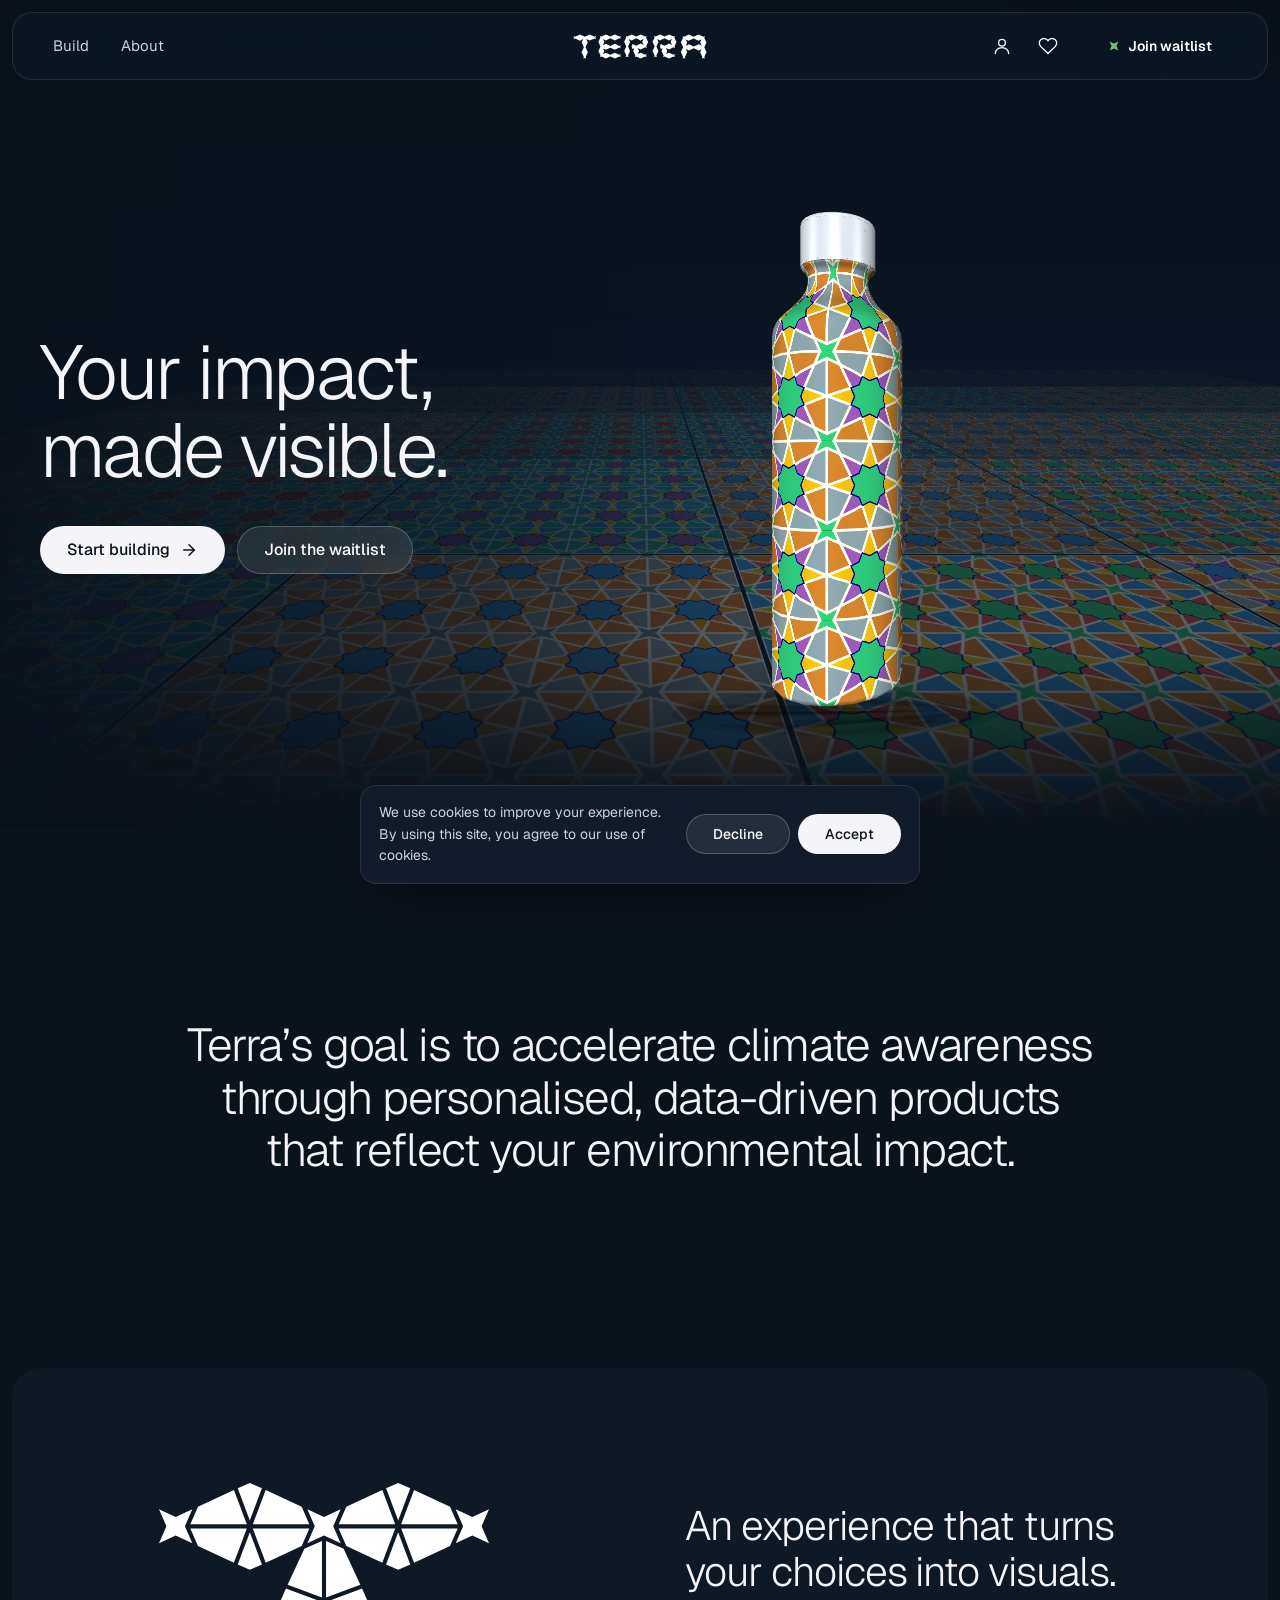
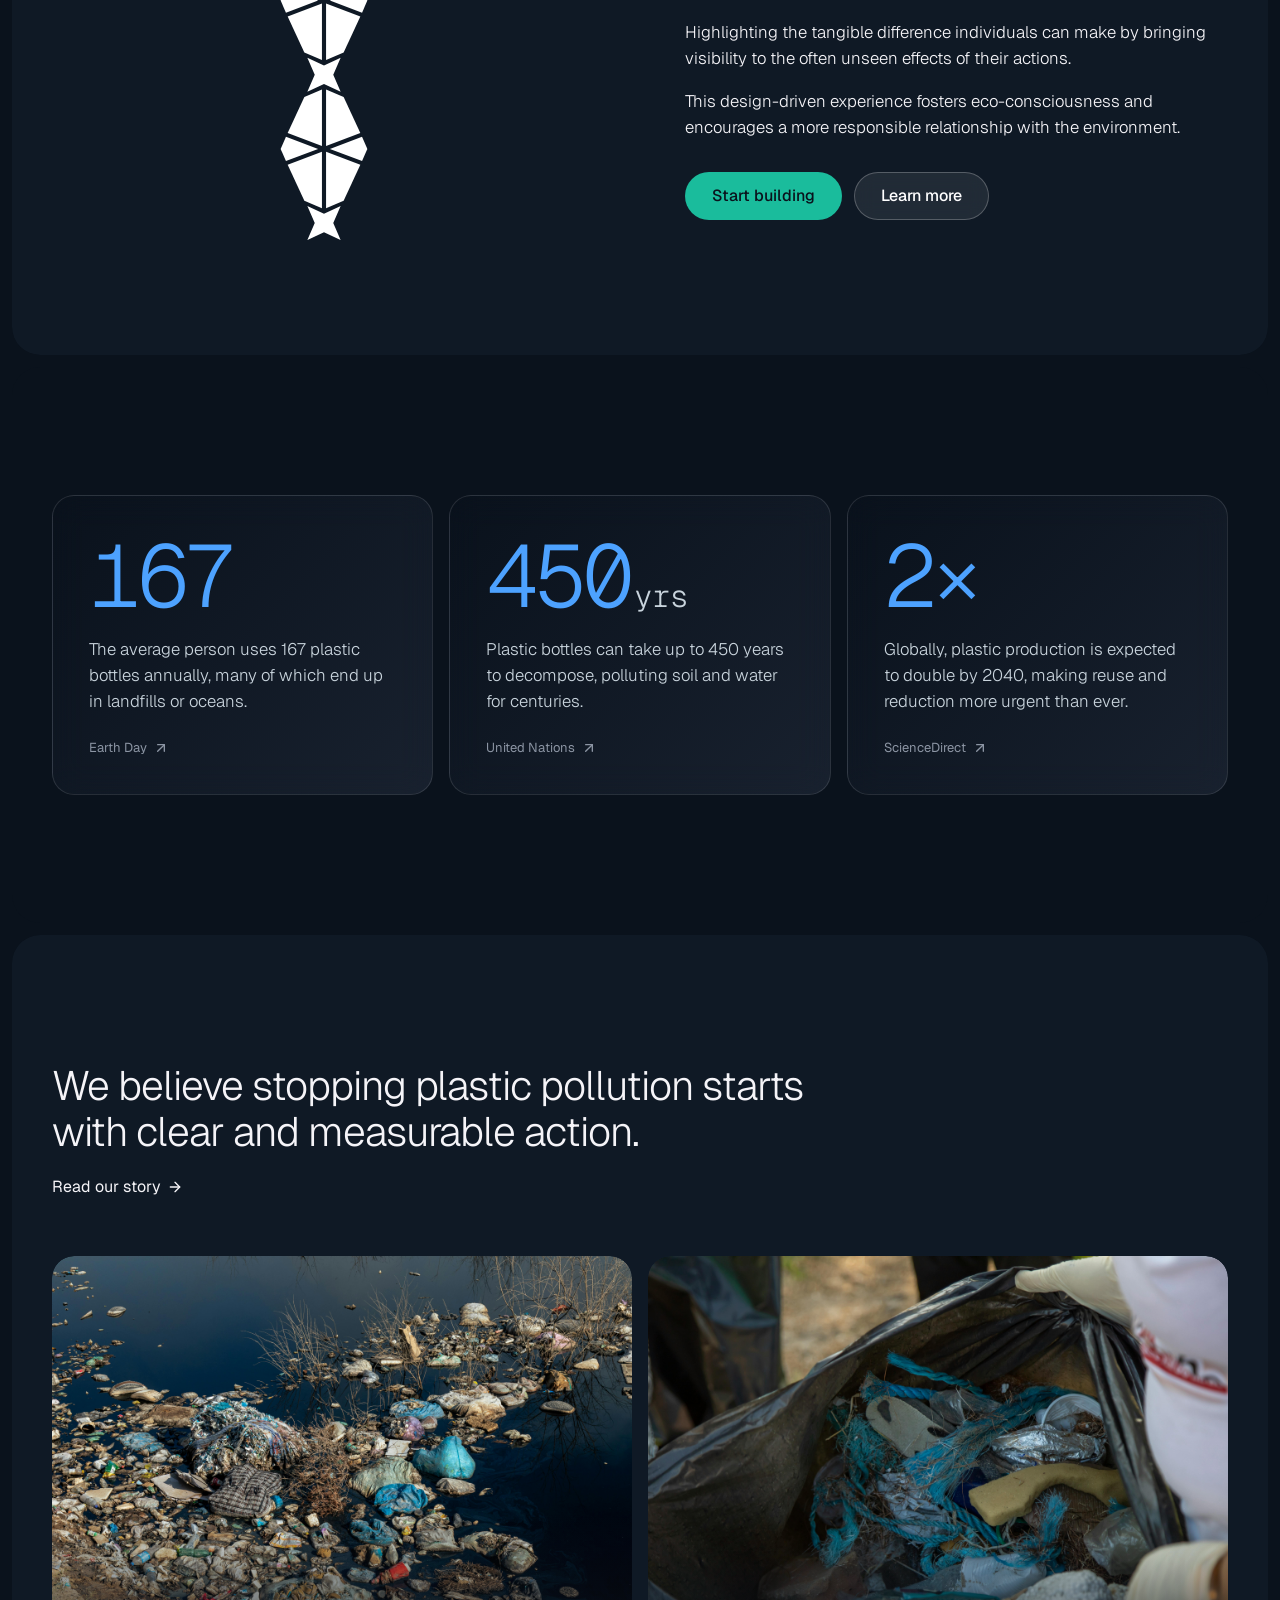
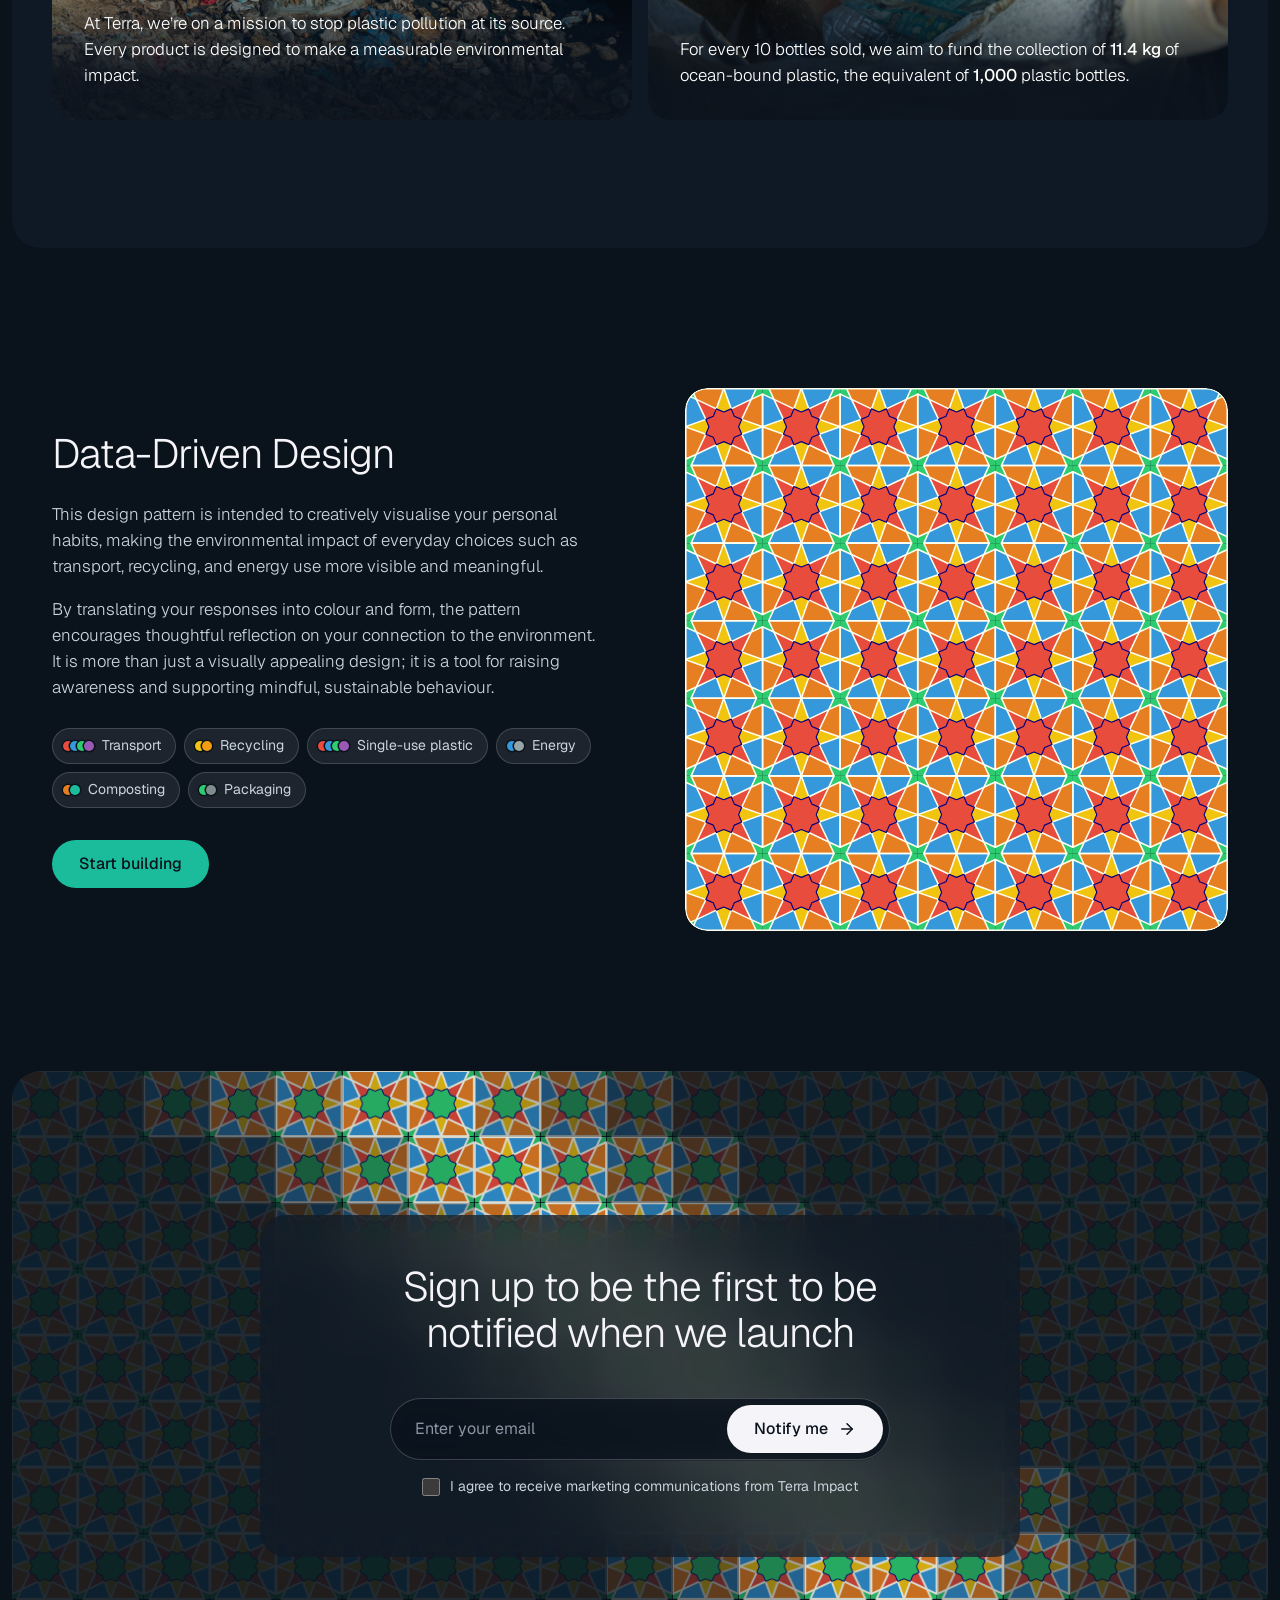
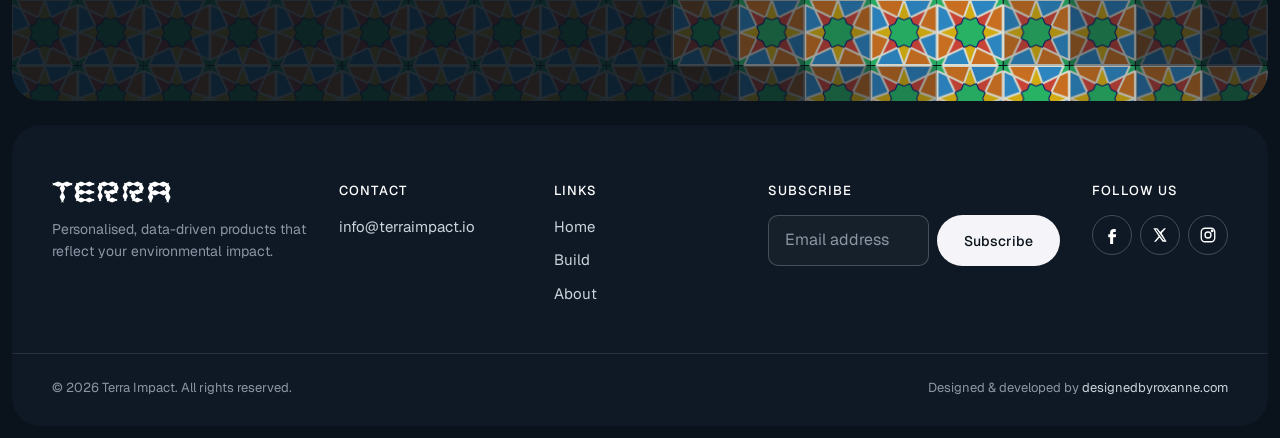
<file: index.html>
<!DOCTYPE html>
<html lang="en" data-tone="dark" data-palette="brand">
<head>
  <meta charset="UTF-8">
  <meta name="viewport" content="width=device-width, initial-scale=1, viewport-fit=cover">
  <title>Terra Impact | Personalised, data-driven bottles</title>
  <meta name="description" content="Terra turns your everyday environmental choices into a unique mosaic pattern printed on a plastic-free, reusable bottle.">
  <meta name="theme-color" content="#0A121C">
  <meta property="og:title" content="Terra Impact">
  <meta property="og:description" content="Turn your choices into visuals. Build a bottle that reflects your environmental impact.">
  <meta property="og:image" content="assets/product.jpg">
  <link rel="icon" type="image/png" sizes="16x16" href="assets/favicon-16.png">
  <link rel="icon" type="image/png" sizes="32x32" href="assets/favicon-32.png">
  <link rel="preconnect" href="https://fonts.googleapis.com">
  <link rel="preconnect" href="https://fonts.gstatic.com" crossorigin>
  <link rel="stylesheet" href="https://fonts.googleapis.com/css2?family=Geist:wght@300..700&family=Geist+Mono:wght@300..600&display=swap">
  <link rel="stylesheet" href="css/base.css">
  <link rel="stylesheet" href="css/home.css">
  <link rel="stylesheet" href="css/theme.css">
</head>
<body class="page-home">
  <a class="skip-link" href="#main">Skip to content</a>
  <header id="site-header"></header>

  <main id="main">

    <!-- ============ Hero ============ -->
    <section class="hx hx--floor hx--combo hx--hover">
      <div class="hx-media" aria-hidden="true"><img src="assets/campaign-floorsolo.jpg" alt="" fetchpriority="high"></div>
      <div class="container hx-grid">
        <div class="hx-copy"><h1 class="display" data-split>Your impact,<br>made visible.</h1><div class="btn-row">
          <a href="/generator" class="btn btn--light">Start building <svg class="icon" viewBox="0 0 24 24" width="18" height="18" fill="none" stroke="currentColor" stroke-width="2" stroke-linecap="round" stroke-linejoin="round" aria-hidden="true"><line x1="5" y1="12" x2="19" y2="12"/><polyline points="12 5 19 12 12 19"/></svg></a>
          <button type="button" class="btn btn--outline" data-open-waitlist>Join the waitlist</button>
        </div></div>
        <div class="hx-stage">
          <div id="hx-bottle" class="hx-bottle" data-mode="cycle" data-tilt="0" data-ground="1" data-size="0.8" data-ox="-0.2" data-interactive="1" aria-hidden="true"></div>
          <aside class="hx-card" aria-label="The answers behind this pattern">
            <p class="hx-card-title">This bottle says</p>
            <ul id="hx-card"></ul>
          </aside>
        </div>
      </div>
    </section>

    <!-- ============ Statement ============ -->
    <section class="statement section">
      <div class="container">
        <h2 class="statement-text reveal">Terra’s goal is to accelerate climate awareness through personalised, data-driven products that reflect your environmental impact.</h2>
      </div>
    </section>

    <!-- ============ Experience (mosaic) ============ -->
    <section class="experience section--tight" aria-labelledby="experience-title">
      <div class="container split">
        <div class="split-media reveal">
          <div id="mosaic-intro" class="mosaic-intro" role="img" aria-label="Interactive mosaic tile. Hover or tap the shapes to reveal their colours."></div>
        </div>
        <div class="split-copy reveal reveal-delay-1">
          <p class="eyebrow">The experience</p>
          <h2 id="experience-title" class="h2">An experience that turns your choices into visuals.</h2>
          <div class="prose">
            <p>Highlighting the tangible difference individuals can make by bringing visibility to the often unseen effects of their actions.</p>
            <p>This design-driven experience fosters eco-consciousness and encourages a more responsible relationship with the environment.</p>
          </div>
          <div class="btn-row">
            <a href="/generator" class="btn btn--primary">Start building</a>
            <a href="/about" class="btn btn--outline">Learn more</a>
          </div>
        </div>
      </div>
    </section>

    <!-- ============ Facts ============ -->
    <section class="facts section" aria-labelledby="facts-title">
      <div class="container">
        <h2 id="facts-title" class="sr-only">Plastic facts</h2>
        <div class="fact-grid">
          <a class="fact-card fact-card--1 reveal" href="https://www.earthday.org/fact-sheet-single-use-plastics/" target="_blank" rel="noopener noreferrer">
            <span class="fact-num" data-count="167">167</span>
            <p>The average person uses 167 plastic bottles annually, many of which end up in landfills or oceans.</p>
            <span class="fact-src">Earth Day <svg class="icon" viewBox="0 0 24 24" width="16" height="16" fill="none" stroke="currentColor" stroke-width="2" stroke-linecap="round" stroke-linejoin="round" aria-hidden="true"><line x1="7" y1="17" x2="17" y2="7"/><polyline points="7 7 17 7 17 17"/></svg></span>
          </a>
          <a class="fact-card fact-card--2 reveal reveal-delay-1" href="https://www.un.org/en/exhibits/exhibit/in-images-plastic-forever" target="_blank" rel="noopener noreferrer">
            <span class="fact-num" data-count="450">450<small>yrs</small></span>
            <p>Plastic bottles can take up to 450 years to decompose, polluting soil and water for centuries.</p>
            <span class="fact-src">United Nations <svg class="icon" viewBox="0 0 24 24" width="16" height="16" fill="none" stroke="currentColor" stroke-width="2" stroke-linecap="round" stroke-linejoin="round" aria-hidden="true"><line x1="7" y1="17" x2="17" y2="7"/><polyline points="7 7 17 7 17 17"/></svg></span>
          </a>
          <a class="fact-card fact-card--3 reveal reveal-delay-2" href="https://www.sciencedirect.com/science/article/pii/S2352550924002823" target="_blank" rel="noopener noreferrer">
            <span class="fact-num" data-count="2" data-suffix="×">2×</span>
            <p>Globally, plastic production is expected to double by 2040, making reuse and reduction more urgent than ever.</p>
            <span class="fact-src">ScienceDirect <svg class="icon" viewBox="0 0 24 24" width="16" height="16" fill="none" stroke="currentColor" stroke-width="2" stroke-linecap="round" stroke-linejoin="round" aria-hidden="true"><line x1="7" y1="17" x2="17" y2="7"/><polyline points="7 7 17 7 17 17"/></svg></span>
          </a>
        </div>
      </div>
    </section>

    <!-- ============ Mission ============ -->
    <section class="mission section" aria-labelledby="mission-title">
      <div class="container">
        <header class="section-head reveal">
          <p class="eyebrow">Our mission</p>
          <h2 id="mission-title" class="h2">We believe stopping plastic pollution starts with clear and measurable action.</h2>
          <a href="/about" class="text-link">Read our story <svg class="icon" viewBox="0 0 24 24" width="16" height="16" fill="none" stroke="currentColor" stroke-width="2" stroke-linecap="round" stroke-linejoin="round" aria-hidden="true"><line x1="5" y1="12" x2="19" y2="12"/><polyline points="12 5 19 12 12 19"/></svg></a>
        </header>
        <div class="mission-grid">
          <article class="mission-card reveal">
            <div class="mission-img"><img src="assets/plastic.jpg" alt="Plastic waste washed up on a shoreline" loading="lazy"></div>
            <p>At Terra, we’re on a mission to stop plastic pollution at its source. Every product is designed to make a measurable environmental impact.</p>
          </article>
          <article class="mission-card reveal reveal-delay-1">
            <div class="mission-img"><img src="assets/collect.jpg" alt="Volunteers collecting ocean-bound plastic" loading="lazy"></div>
            <p>For every 10 bottles sold, we aim to fund the collection of <strong>11.4&nbsp;kg</strong> of ocean-bound plastic, the equivalent of <strong>1,000</strong> plastic bottles.</p>
          </article>
        </div>
      </div>
    </section>

    <!-- ============ Data-driven design ============ -->
    <section class="datadriven section" aria-labelledby="dd-title">
      <div class="container split split--reverse">
        <div class="split-copy reveal">
          <p class="eyebrow">How it works</p>
          <h2 id="dd-title" class="h2">Data-Driven Design</h2>
          <div class="prose">
            <p>This design pattern is intended to creatively visualise your personal habits, making the environmental impact of everyday choices such as transport, recycling, and energy use more visible and meaningful.</p>
            <p>By translating your responses into colour and form, the pattern encourages thoughtful reflection on your connection to the environment. It is more than just a visually appealing design; it is a tool for raising awareness and supporting mindful, sustainable behaviour.</p>
          </div>
          <ul class="dd-legend" id="dd-legend" aria-label="Pattern key. Select a question to highlight its shapes."></ul>
          <div class="btn-row">
            <a href="/generator" class="btn btn--primary">Start building</a>
          </div>
        </div>
        <div class="split-media reveal reveal-delay-1">
          <div class="dd-stage">
            <div id="datapattern-canvas" class="dd-canvas" role="img" aria-label="Mosaic pattern explaining which shape represents which question"></div>
            <div class="dd-tooltip" id="dd-tooltip" hidden></div>
          </div>
        </div>
      </div>
    </section>

    <!-- ============ Waitlist band ============ -->
    <section class="waitlist-band" aria-labelledby="wl-title">
      <div id="spinbot" class="spinbot" aria-hidden="true"></div>
      <div class="container waitlist-inner reveal">
        <p class="eyebrow">Be first in line</p>
        <h2 id="wl-title" class="h2">Sign up to be the first to be notified when we launch</h2>
        <div class="waitlist-form-wrap">
          <form name="waitlist" method="POST" data-netlify="true" netlify-honeypot="bot-field" data-ajax class="waitlist-form">
            <input type="hidden" name="form-name" value="waitlist">
            <p hidden><label>Don’t fill this out: <input name="bot-field"></label></p>
            <div class="inline-form inline-form--lg">
              <label class="sr-only" for="band-email">Email address</label>
              <input id="band-email" type="email" name="email" placeholder="Enter your email" autocomplete="email" required>
              <button type="submit" class="btn btn--light">Notify me <svg class="icon" viewBox="0 0 24 24" width="18" height="18" fill="none" stroke="currentColor" stroke-width="2" stroke-linecap="round" stroke-linejoin="round" aria-hidden="true"><line x1="5" y1="12" x2="19" y2="12"/><polyline points="12 5 19 12 12 19"/></svg></button>
            </div>
            <label class="check check--center">
              <input type="checkbox" name="marketingConsent" value="yes">
              <span>I agree to receive marketing communications from Terra Impact</span>
            </label>
          </form>
          <p class="form-msg form-msg--success" data-form-success hidden>Thank you! You’re on the list. We’ll be in touch when we launch.</p>
          <p class="form-msg form-msg--error" data-form-error hidden>Oops! There was a problem submitting your form. Please try again.</p>
        </div>
      </div>
    </section>
  </main>

  <footer id="site-footer"></footer>

  <!-- Static copies so Netlify detects the forms at deploy time (the visible ones are injected/AJAX). -->
  <form name="waitlist" data-netlify="true" netlify-honeypot="bot-field" hidden>
    <input type="email" name="email"><input type="checkbox" name="marketingConsent"><input name="bot-field">
  </form>
  <form name="subscribe" data-netlify="true" netlify-honeypot="bot-field" hidden>
    <input type="email" name="email"><input name="bot-field">
  </form>

  <script src="js/site.js"></script>
  <script src="js/fx.js"></script>
  <script src="js/vendor/p5.min.js" defer></script>
  <script src="js/lib/survey.js" defer></script>
  <script src="js/lib/mosaic.js" defer></script>
  <script src="js/sketches/mosaic-intro.js" defer></script>
  <script src="js/sketches/datapattern.js" defer></script>
  <script src="js/sketches/spinbot.js" defer></script>
  <script src="js/sketches/hero-bottle.js" defer></script>
  <script src="js/sketches/hero-tags.js" defer></script>
  <script src="js/mosaic-fields.js"></script>
</body>
</html>
</file>
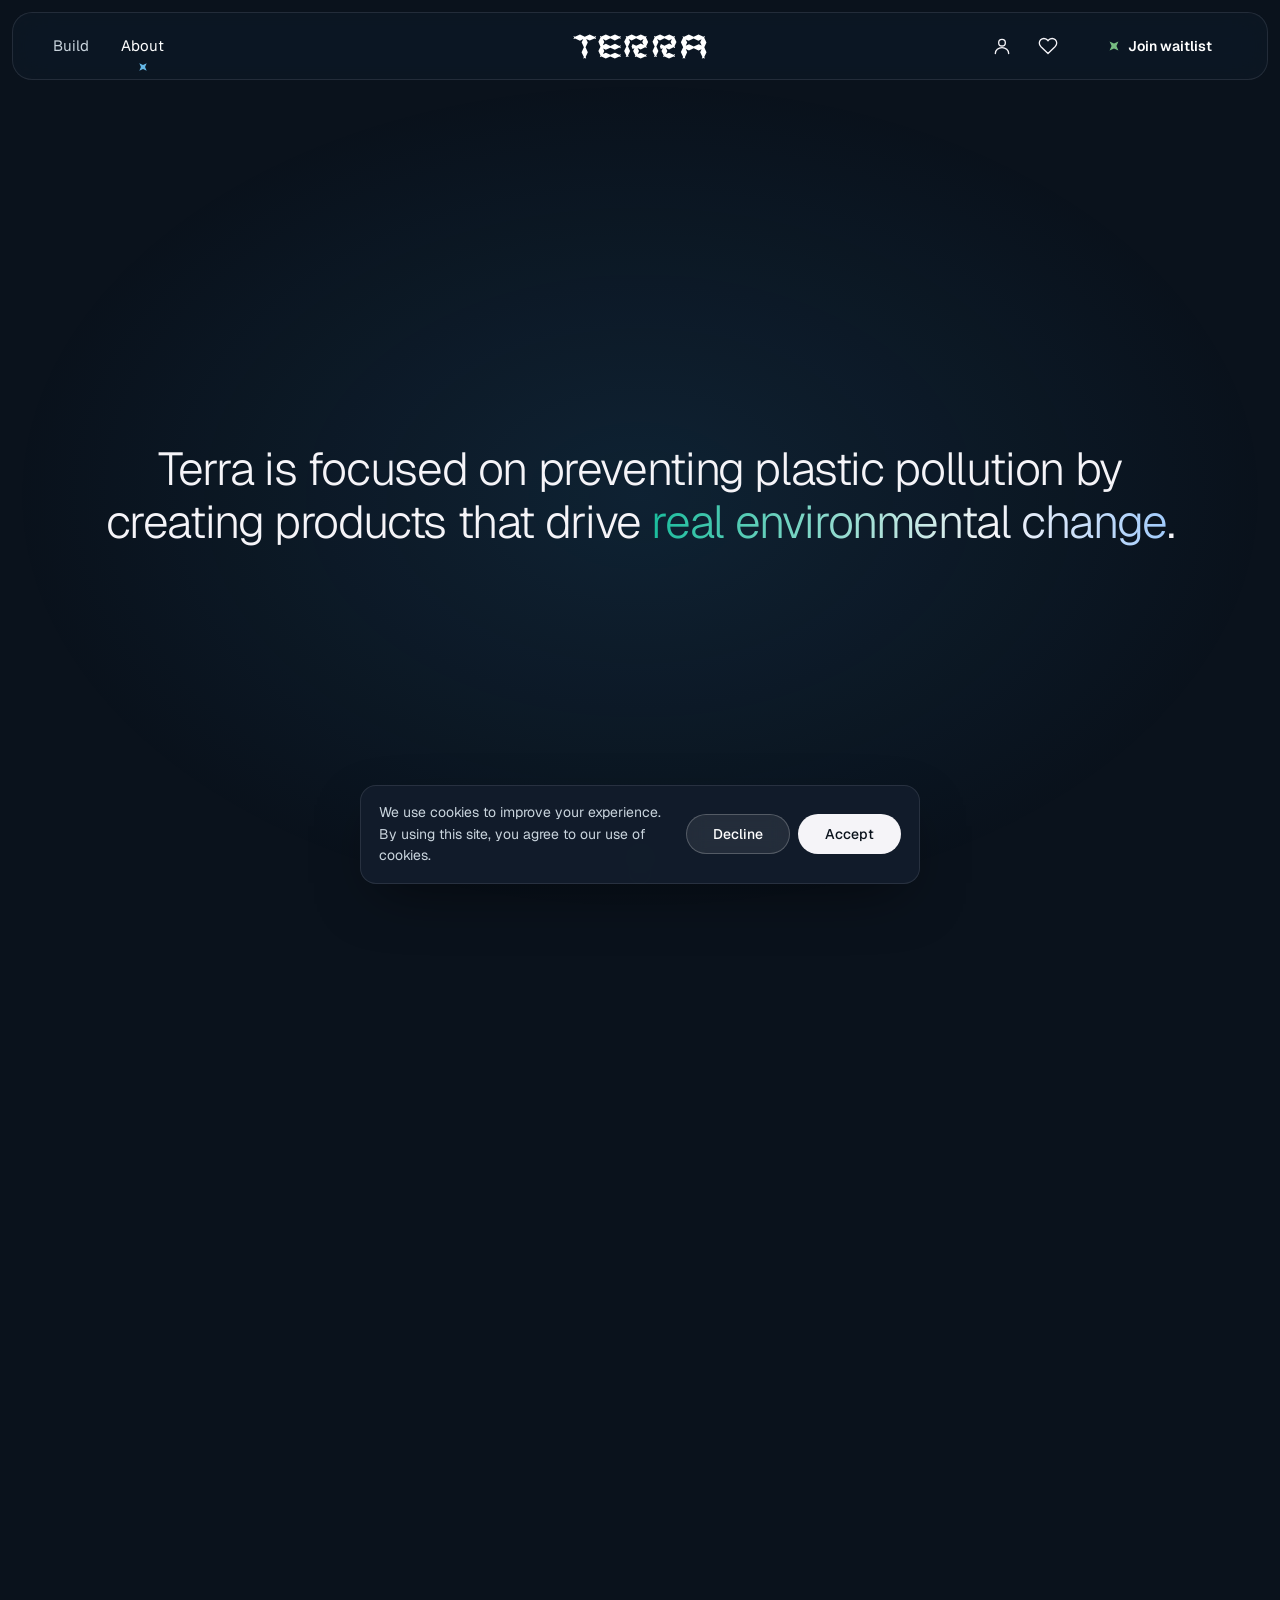
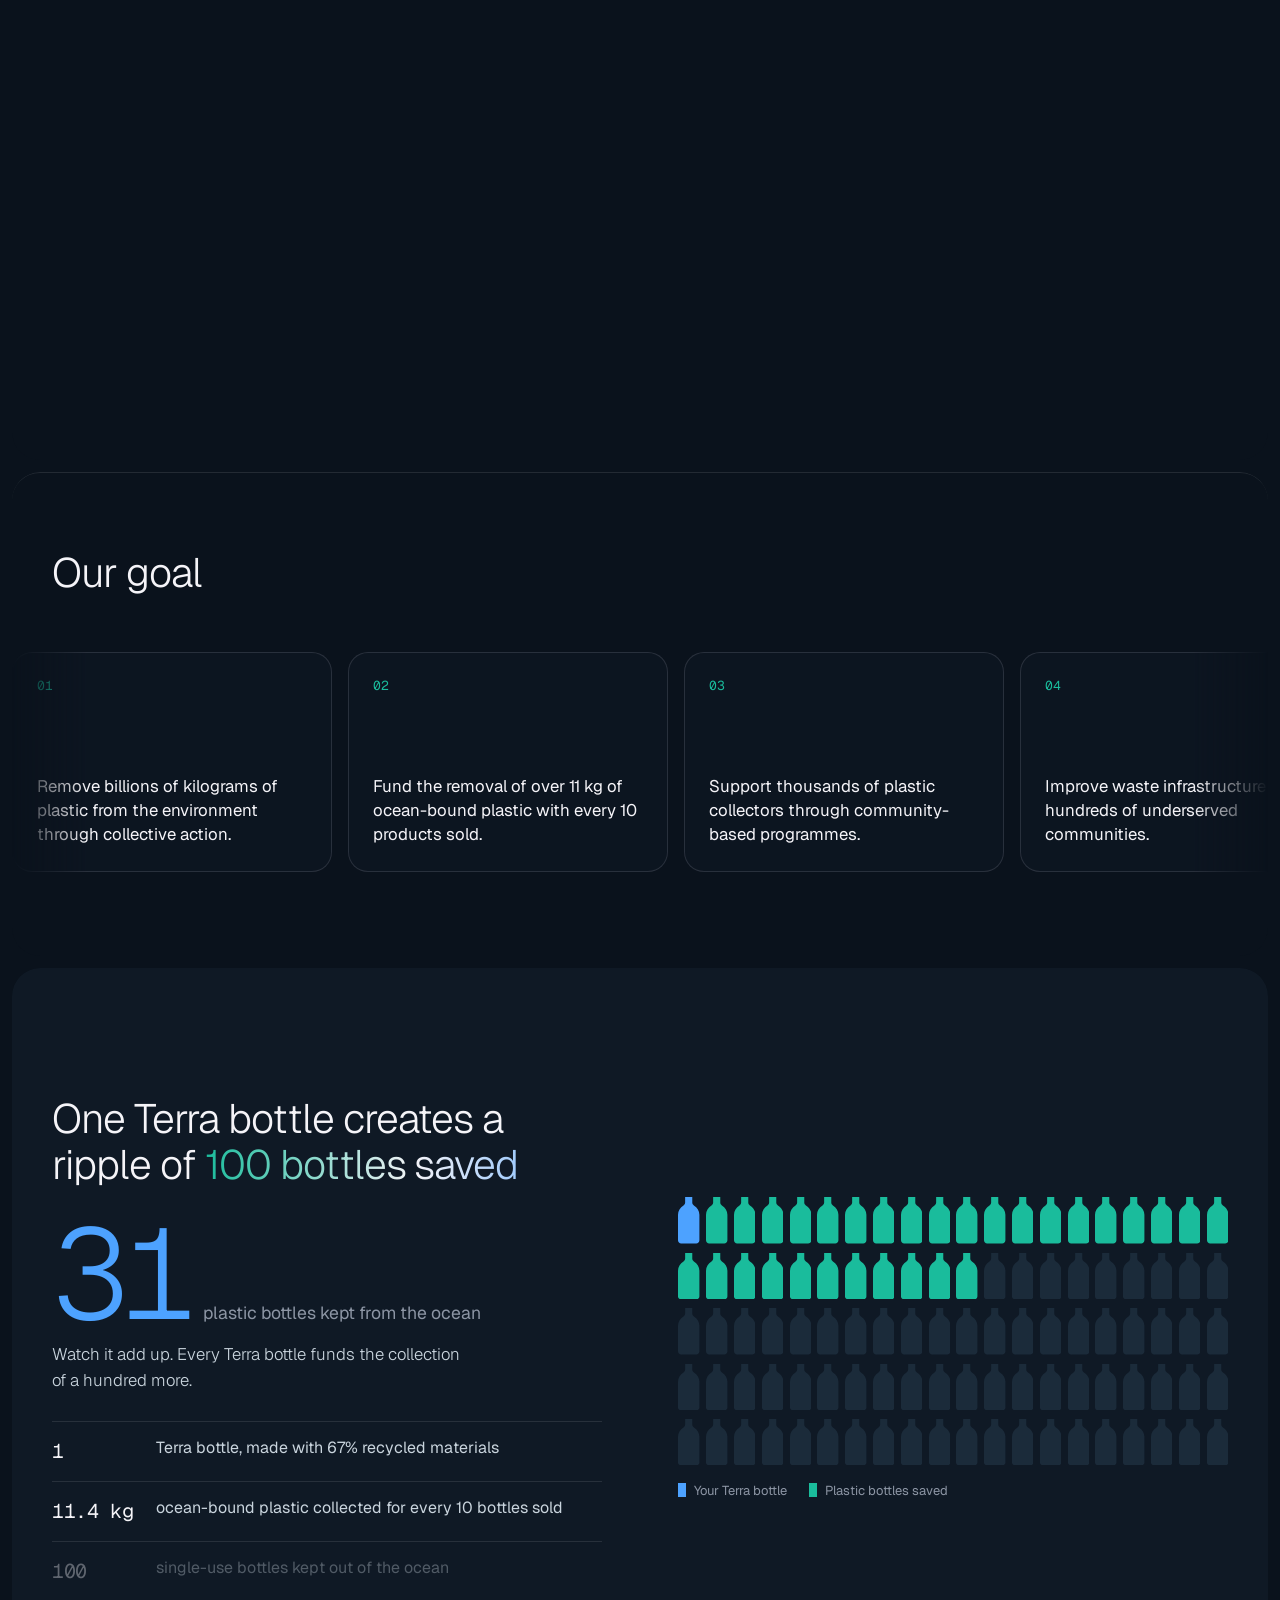
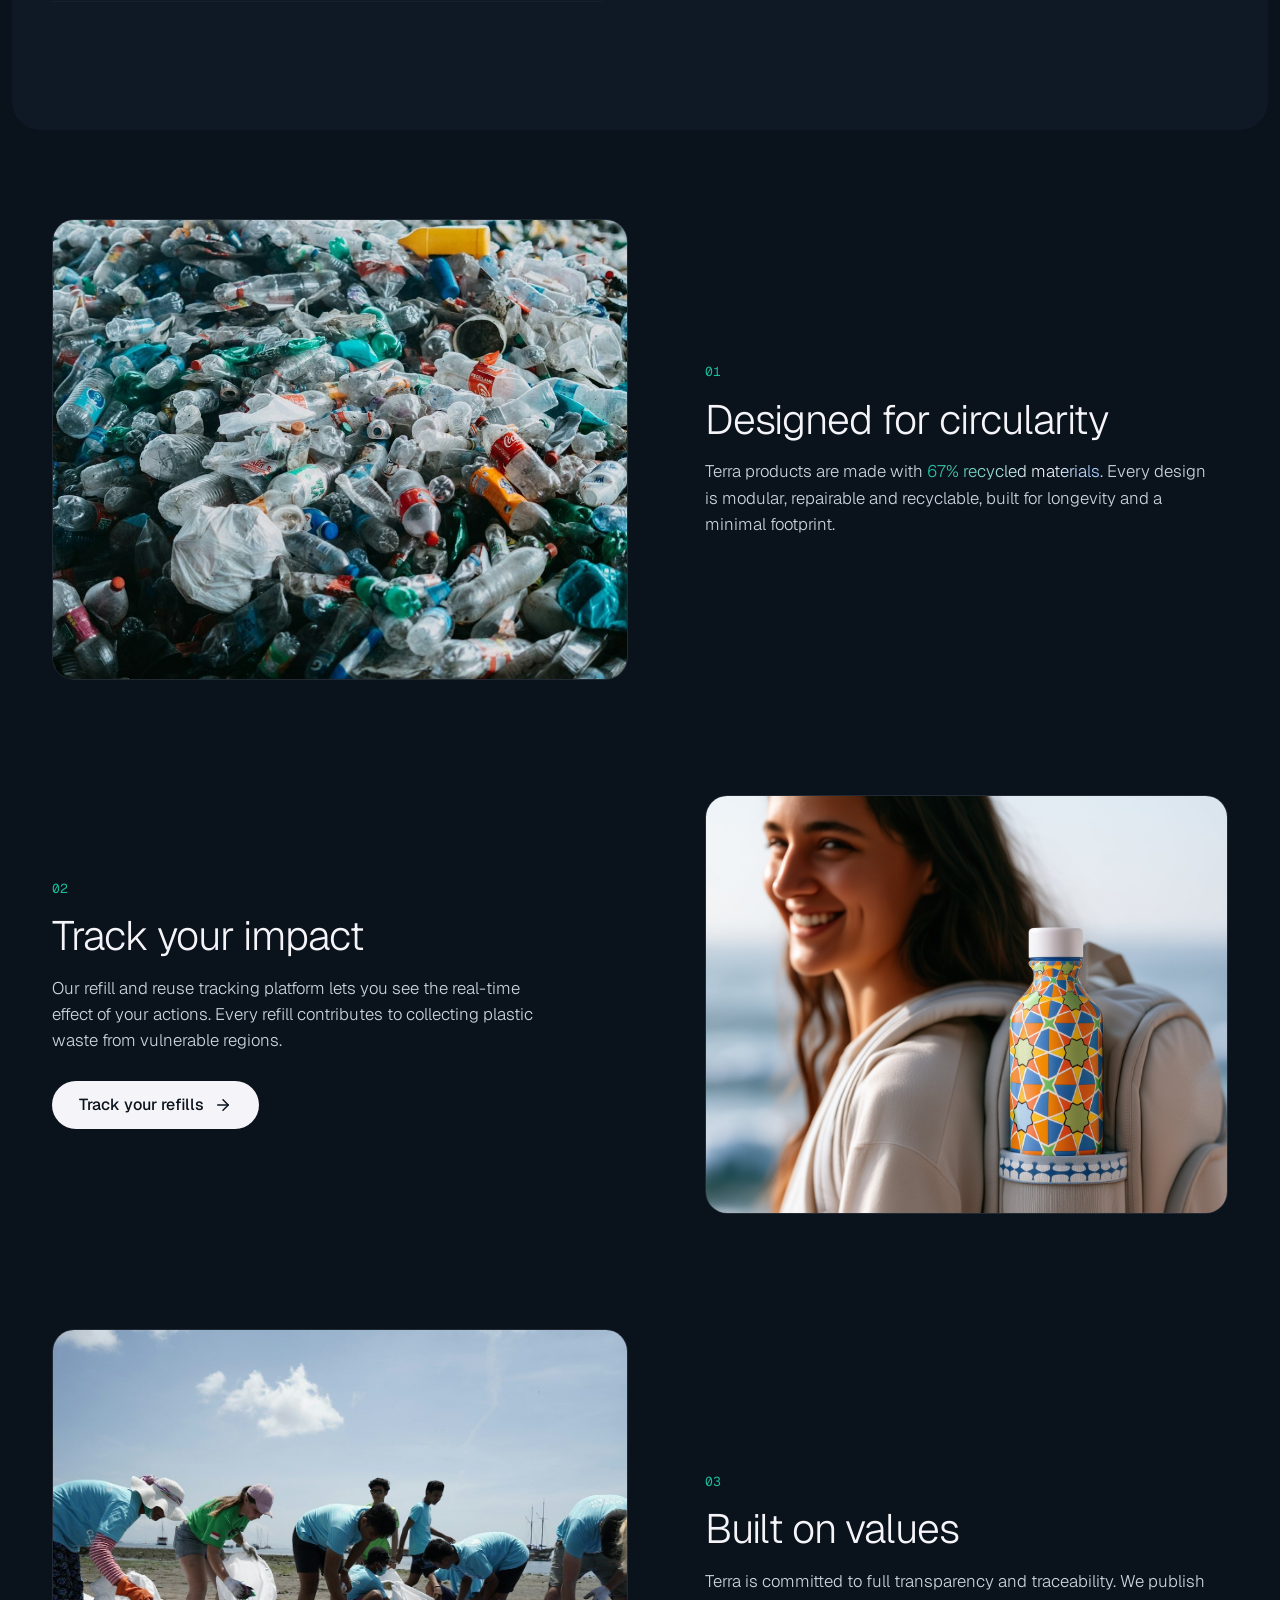
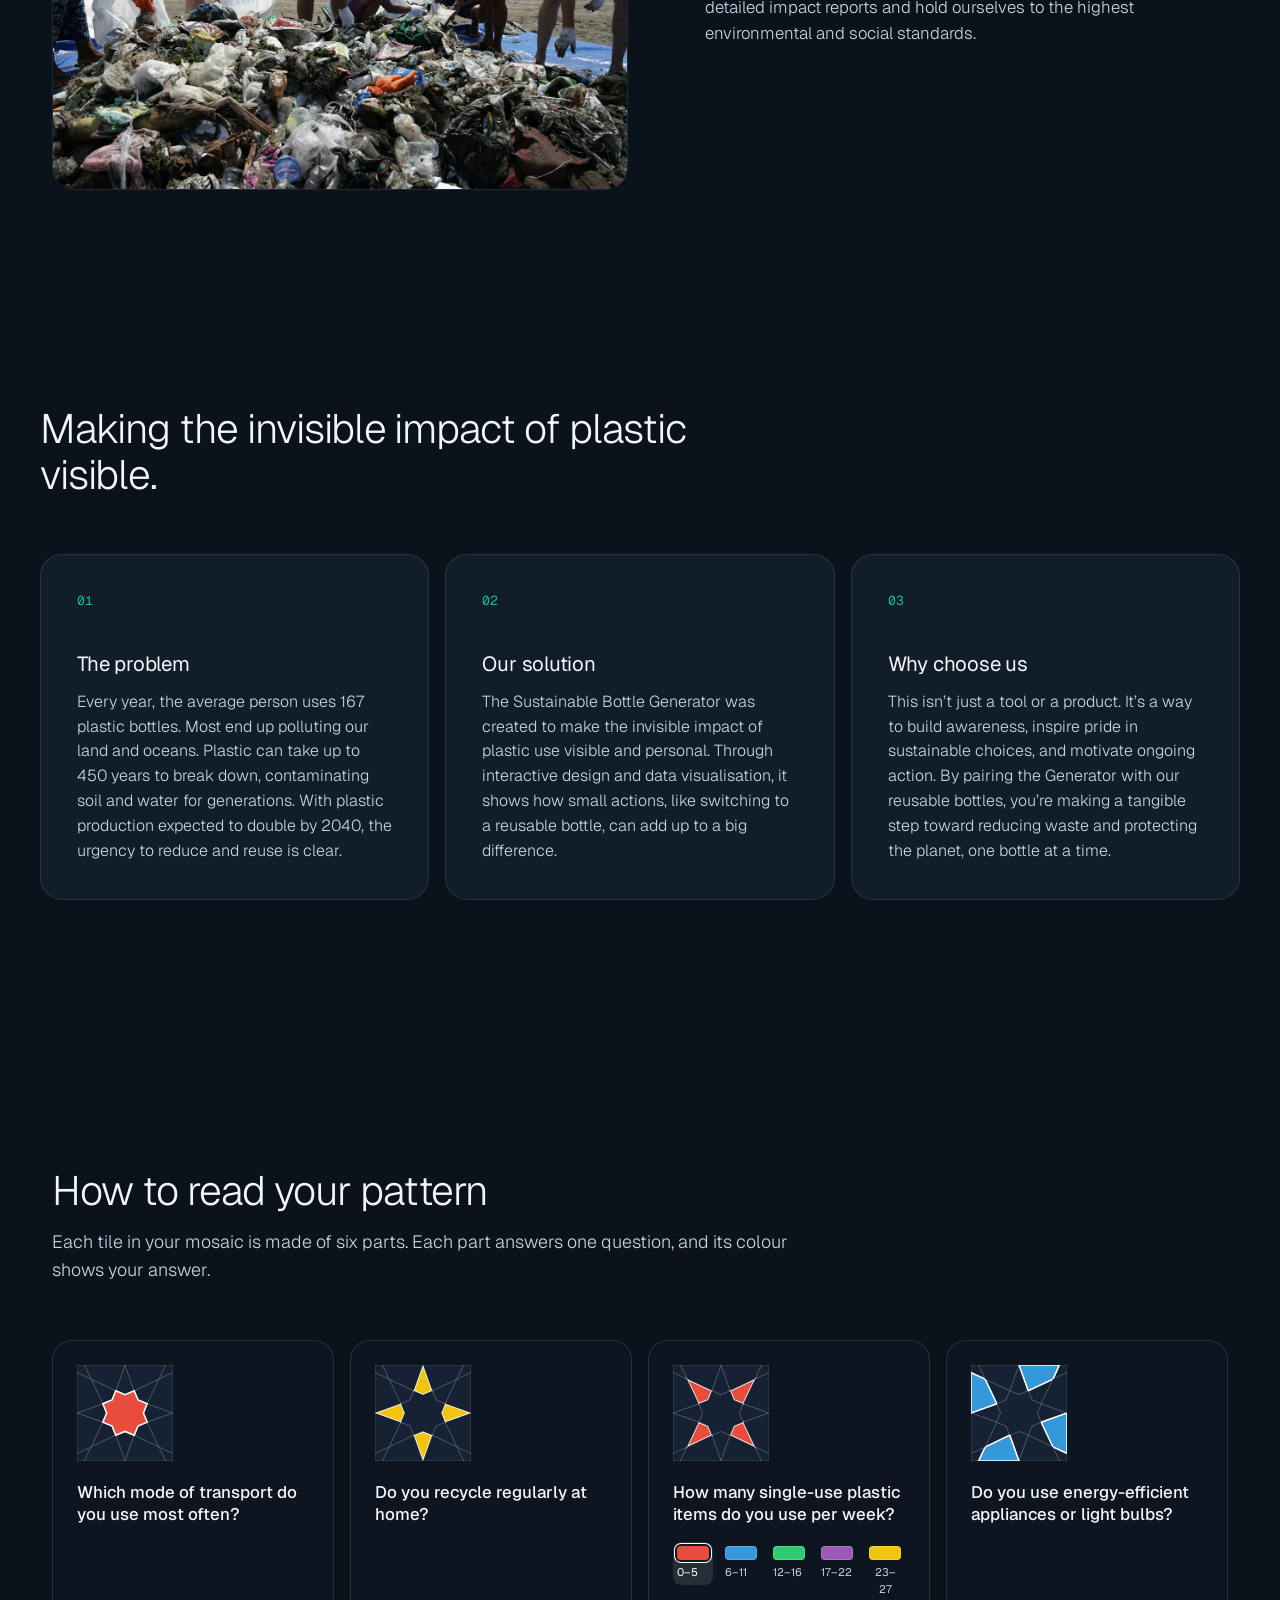
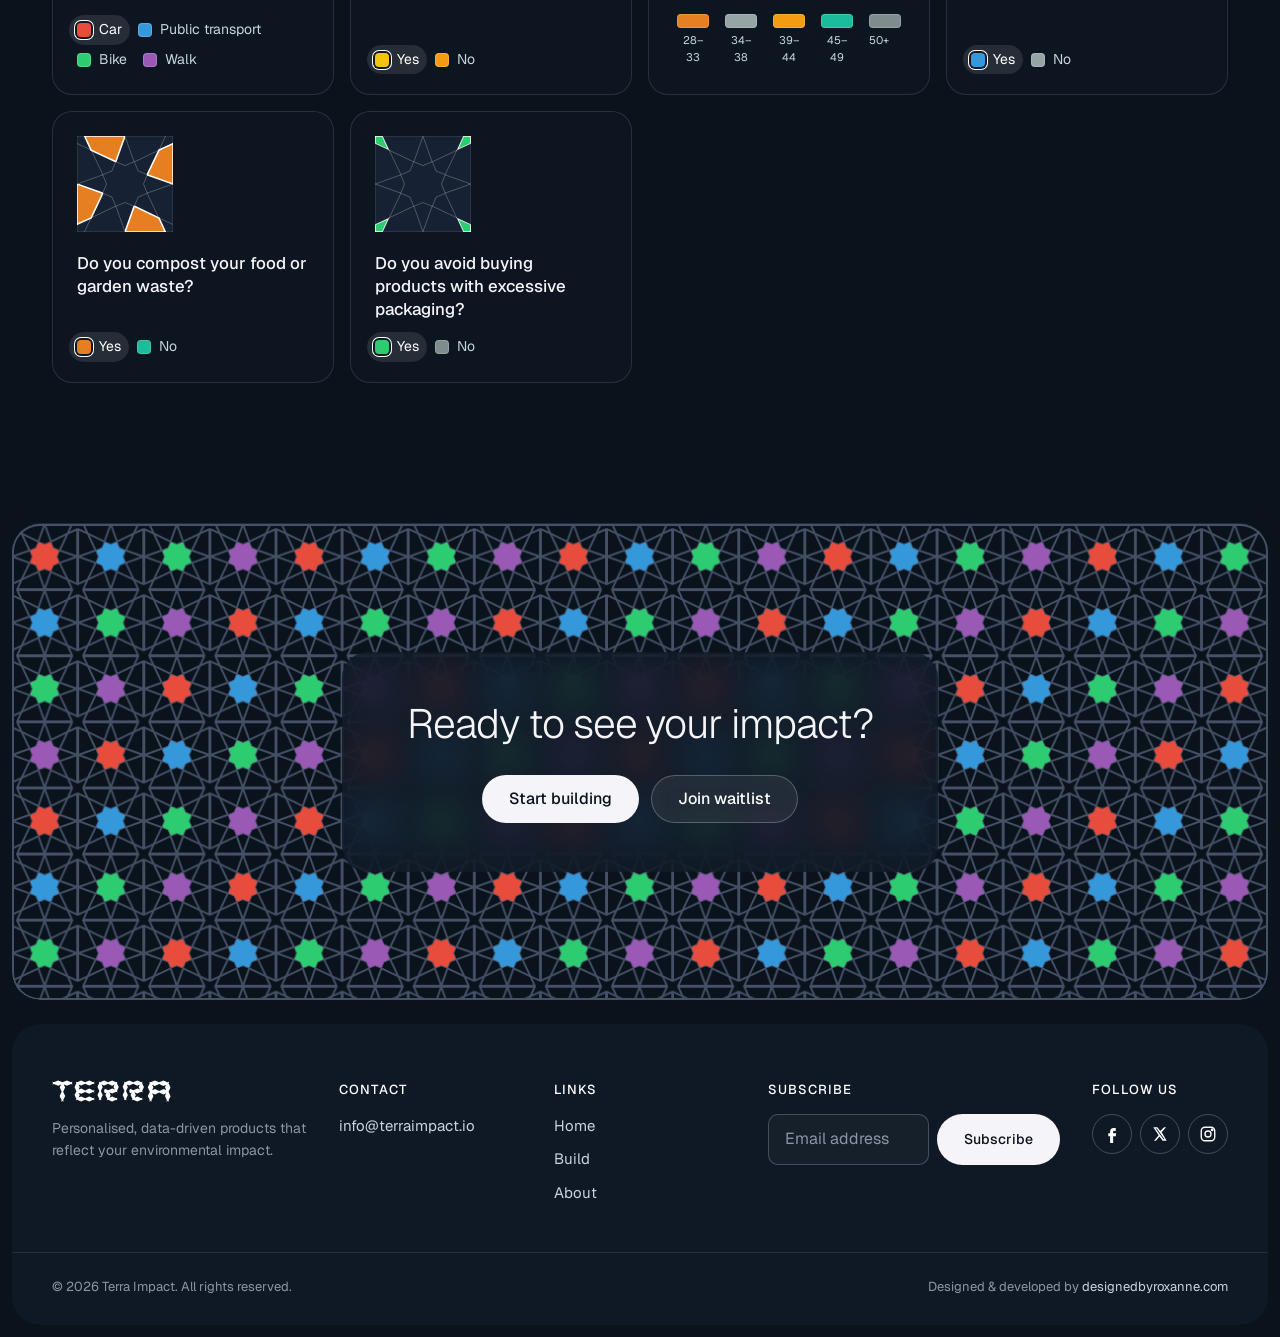
<file: about.html>
<!DOCTYPE html>
<html lang="en" data-tone="dark" data-palette="brand">
<head>
  <meta charset="UTF-8">
  <meta name="viewport" content="width=device-width, initial-scale=1, viewport-fit=cover">
  <title>About | Terra Impact</title>
  <meta name="description" content="Terra is focused on preventing plastic pollution by creating products that drive real environmental change.">
  <meta name="theme-color" content="#0A121C">
  <link rel="icon" type="image/png" sizes="16x16" href="assets/favicon-16.png">
  <link rel="icon" type="image/png" sizes="32x32" href="assets/favicon-32.png">
  <link rel="preconnect" href="https://fonts.googleapis.com">
  <link rel="preconnect" href="https://fonts.gstatic.com" crossorigin>
  <link rel="stylesheet" href="https://fonts.googleapis.com/css2?family=Geist:wght@300..700&family=Geist+Mono:wght@300..600&display=swap">
  <link rel="stylesheet" href="css/base.css">
  <link rel="stylesheet" href="css/about.css">
  <link rel="stylesheet" href="css/theme.css">
</head>
<body class="page-about">
  <a class="skip-link" href="#main">Skip to content</a>
  <header id="site-header"></header>

  <main id="main">

    <!-- ============ Intro: two statements cross-fade as you scroll ============ -->
    <section class="intro" id="intro" aria-label="About Terra">
      <div class="intro-sticky">
        <div class="container intro-lines">
          <p class="intro-line intro-line--1">Terra is focused on preventing plastic pollution by creating products that drive <span class="gradient-text">real environmental change</span>.</p>
          <p class="intro-line intro-line--2">Our approach combines innovative design with <span class="gradient-text">measurable impact</span> to help protect ecosystems and reduce plastic waste worldwide.</p>
        </div>
        <div class="scroll-cue" aria-hidden="true"><span></span></div>
      </div>
    </section>

    <!-- ============ Our goal ============ -->
    <section class="goal section--tight" aria-labelledby="goal-title">
      <div class="container">
        <p class="eyebrow">What we’re working towards</p>
        <h2 id="goal-title" class="h2">Our goal</h2>
      </div>
      <div class="marquee" tabindex="0" aria-label="Our goals. Hover or focus to pause">
        <ul class="marquee-track">
          <li class="goal-card"><span class="goal-num">01</span>Remove billions of kilograms of plastic from the environment through collective action.</li>
          <li class="goal-card"><span class="goal-num">02</span>Fund the removal of over 11&nbsp;kg of ocean-bound plastic with every 10 products sold.</li>
          <li class="goal-card"><span class="goal-num">03</span>Support thousands of plastic collectors through community-based programmes.</li>
          <li class="goal-card"><span class="goal-num">04</span>Improve waste infrastructure in hundreds of underserved communities.</li>
        </ul>
        <!-- duplicate for a seamless loop; hidden from screen readers -->
        <ul class="marquee-track" aria-hidden="true">
          <li class="goal-card"><span class="goal-num">01</span>Remove billions of kilograms of plastic from the environment through collective action.</li>
          <li class="goal-card"><span class="goal-num">02</span>Fund the removal of over 11&nbsp;kg of ocean-bound plastic with every 10 products sold.</li>
          <li class="goal-card"><span class="goal-num">03</span>Support thousands of plastic collectors through community-based programmes.</li>
          <li class="goal-card"><span class="goal-num">04</span>Improve waste infrastructure in hundreds of underserved communities.</li>
        </ul>
      </div>
    </section>

    <!-- ============ 100 bottles ============ -->
    <section class="ripple section" aria-labelledby="ripple-title">
      <div class="container ripple-inner">
        <div class="ripple-copy">
          <p class="eyebrow">The ripple</p>
          <h2 id="ripple-title" class="h2">One Terra bottle creates a ripple of <span class="gradient-text">100 bottles saved</span></h2>
          <p class="ripple-count"><b id="ripple-n">100</b><span>plastic bottles kept from the ocean</span></p>
          <p class="ripple-sub">Watch it add up. Every Terra bottle funds the collection of a hundred more.</p>
          <ul class="ripple-facts" id="ripple-facts">
            <li data-at="1"><strong>1</strong>Terra bottle, made with 67% recycled materials</li>
            <li data-at="10"><strong>11.4 kg</strong>ocean-bound plastic collected for every 10 bottles sold</li>
            <li data-at="100"><strong>100</strong>single-use bottles kept out of the ocean</li>
          </ul>
        </div>
        <div class="ripple-vis">
          <div class="bottle-grid" id="bottle-grid" role="img" aria-label="One white Terra bottle followed by 99 blue plastic bottles saved"></div>
          <div class="ripple-key" aria-hidden="true"><span><i class="k-me"></i>Your Terra bottle</span><span><i class="k-saved"></i>Plastic bottles saved</span></div>
        </div>
      </div>
    </section>

    <!-- ============ Pillars ============ -->
    <section class="pillars section--tight">
      <div class="container">
        <article class="pillar reveal">
          <div class="pillar-media"><img src="assets/about-materials.jpg" alt="Collected plastic bottles piled up for recycling" loading="lazy"></div>
          <div class="pillar-copy">
            <span class="story-num pillar-num">01</span>
            <h2 class="h2">Designed for circularity</h2>
            <p>Terra products are made with <span class="gradient-text">67% recycled materials</span>. Every design is modular, repairable and recyclable, built for longevity and a minimal footprint.</p>
          </div>
        </article>
        <article class="pillar pillar--reverse reveal">
          <div class="pillar-media"><img src="assets/about-bottle.jpg" alt="A smiling woman at the beach with a Terra bottle in her backpack" loading="lazy"></div>
          <div class="pillar-copy">
            <span class="story-num pillar-num">02</span>
            <h2 class="h2">Track your impact</h2>
            <p>Our refill and reuse tracking platform lets you see the real-time effect of your actions. Every refill contributes to collecting plastic waste from vulnerable regions.</p>
            <a href="/track" class="btn btn--light">Track your refills <svg class="icon" viewBox="0 0 24 24" width="18" height="18" fill="none" stroke="currentColor" stroke-width="2" stroke-linecap="round" stroke-linejoin="round" aria-hidden="true"><line x1="5" y1="12" x2="19" y2="12"/><polyline points="12 5 19 12 12 19"/></svg></a>
          </div>
        </article>
        <article class="pillar reveal">
          <div class="pillar-media"><img src="assets/about-cleanup.jpg" alt="Volunteers collecting plastic waste on a beach" loading="lazy"></div>
          <div class="pillar-copy">
            <span class="story-num pillar-num">03</span>
            <h2 class="h2">Built on values</h2>
            <p>Terra is committed to full transparency and traceability. We publish detailed impact reports and hold ourselves to the highest environmental and social standards.</p>
          </div>
        </article>
      </div>
    </section>

    <!-- ============ Why Terra ============ -->
    <section class="section" aria-labelledby="why-title">
      <div class="container">
        <header class="section-head reveal">
          <p class="eyebrow">Why Terra</p>
          <h2 id="why-title" class="h2">Making the invisible impact of plastic visible.</h2>
        </header>
        <div class="story">
          <article class="story-item reveal">
            <span class="story-num">01</span>
            <h3 class="h3">The problem</h3>
            <p>Every year, the average person uses 167 plastic bottles. Most end up polluting our land and oceans. Plastic can take up to 450 years to break down, contaminating soil and water for generations. With plastic production expected to double by 2040, the urgency to reduce and reuse is clear.</p>
          </article>
          <article class="story-item reveal reveal-delay-1">
            <span class="story-num">02</span>
            <h3 class="h3">Our solution</h3>
            <p>The Sustainable Bottle Generator was created to make the invisible impact of plastic use visible and personal. Through interactive design and data visualisation, it shows how small actions, like switching to a reusable bottle, can add up to a big difference.</p>
          </article>
          <article class="story-item reveal reveal-delay-2">
            <span class="story-num">03</span>
            <h3 class="h3">Why choose us</h3>
            <p>This isn’t just a tool or a product. It’s a way to build awareness, inspire pride in sustainable choices, and motivate ongoing action. By pairing the Generator with our reusable bottles, you’re making a tangible step toward reducing waste and protecting the planet, one bottle at a time.</p>
          </article>
        </div>
      </div>
    </section>

    <!-- ============ Colour guide ============ -->
    <section class="section guide" id="colour-guide" aria-labelledby="guide-title">
      <div class="container">
        <header class="section-head reveal">
          <p class="eyebrow">Colour reference guide</p>
          <h2 id="guide-title" class="h2">How to read your pattern</h2>
          <p class="lead">Each tile in your mosaic is made of six parts. Each part answers one question, and its colour shows your answer.</p>
        </header>
        <div class="guide-grid" id="guide-grid"></div>
      </div>
    </section>

    <section class="cta-band">
      <div class="container cta-inner reveal">
        <h2 class="h2">Ready to see your impact?</h2>
        <div class="btn-row">
          <a href="/generator" class="btn btn--light">Start building</a>
          <button type="button" class="btn btn--outline" data-open-waitlist>Join waitlist</button>
        </div>
      </div>
    </section>
  </main>

  <footer id="site-footer"></footer>

  <script src="js/site.js"></script>
  <script src="js/lib/survey.js"></script>
  <script src="js/lib/mosaic.js"></script>
  <script src="js/about.js"></script>
  <script src="js/mosaic-fields.js"></script>
</body>
</html>
</file>
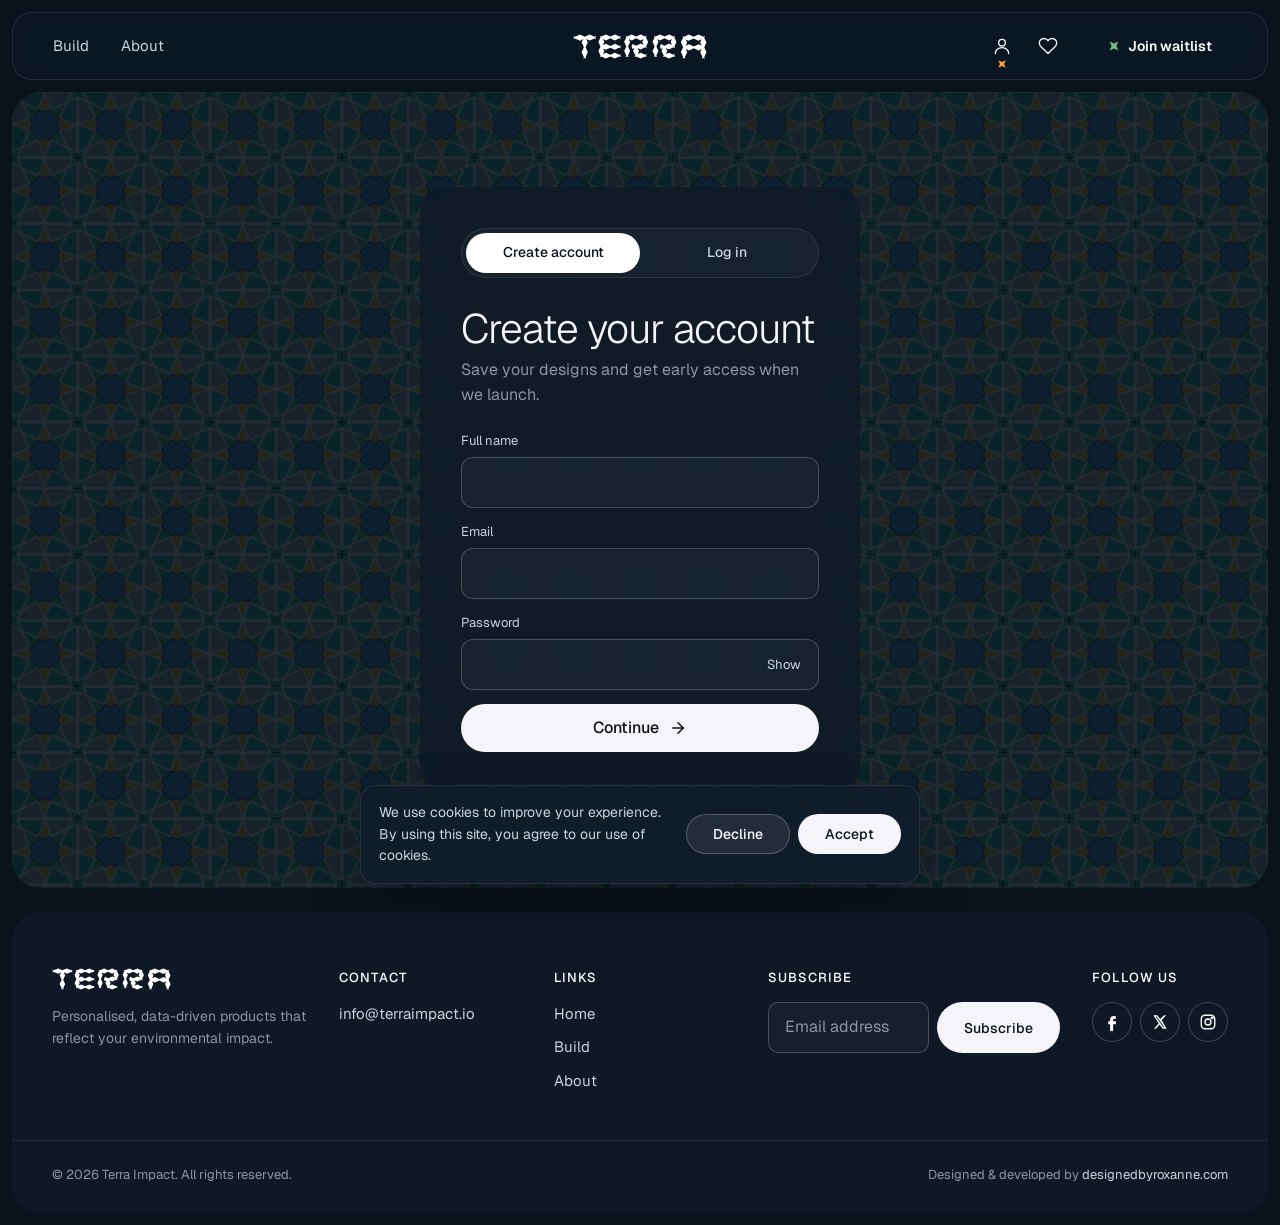
<file: account.html>
<!DOCTYPE html>
<html lang="en" data-tone="dark" data-palette="brand">
<head>
  <meta charset="UTF-8">
  <meta name="viewport" content="width=device-width, initial-scale=1, viewport-fit=cover">
  <title>Account | Terra Impact</title>
  <meta name="theme-color" content="#0A121C">
  <meta name="robots" content="noindex">
  <link rel="icon" type="image/png" sizes="16x16" href="assets/favicon-16.png">
  <link rel="icon" type="image/png" sizes="32x32" href="assets/favicon-32.png">
  <link rel="preconnect" href="https://fonts.googleapis.com">
  <link rel="preconnect" href="https://fonts.gstatic.com" crossorigin>
  <link rel="stylesheet" href="https://fonts.googleapis.com/css2?family=Geist:wght@300..700&family=Geist+Mono:wght@300..600&display=swap">
  <link rel="stylesheet" href="css/base.css">
  <link rel="stylesheet" href="css/account.css">
  <link rel="stylesheet" href="css/theme.css">
</head>
<body class="page-account">
  <a class="skip-link" href="#main">Skip to content</a>
  <header id="site-header"></header>

  <main id="main" class="auth">
    <div class="auth-card">
      <div class="tabs" role="tablist" aria-label="Account">
        <button type="button" role="tab" id="tab-signup" aria-controls="auth-form" aria-selected="true">Create account</button>
        <button type="button" role="tab" id="tab-login" aria-controls="auth-form" aria-selected="false">Log in</button>
        <span class="tabs-pill" aria-hidden="true"></span>
      </div>

      <h1 class="auth-title" id="auth-title">Create your account</h1>
      <p class="muted auth-sub" id="auth-sub">Save your designs and get early access when we launch.</p>

      <form id="auth-form" class="stack-form" role="tabpanel" aria-labelledby="auth-title" novalidate>
        <label class="field" data-signup-only>
          <span class="field-label">Full name</span>
          <input type="text" name="name" autocomplete="name" required>
        </label>
        <label class="field">
          <span class="field-label">Email</span>
          <input type="email" name="email" autocomplete="email" required>
        </label>
        <label class="field">
          <span class="field-label">Password</span>
          <span class="pw-wrap">
            <input type="password" name="password" autocomplete="new-password" minlength="8" required>
            <button type="button" class="pw-toggle" aria-label="Show password" aria-pressed="false">Show</button>
          </span>
        </label>
        <button type="submit" class="btn btn--light btn--block" id="auth-submit">Continue <svg class="icon" viewBox="0 0 24 24" width="18" height="18" fill="none" stroke="currentColor" stroke-width="2" stroke-linecap="round" stroke-linejoin="round" aria-hidden="true"><line x1="5" y1="12" x2="19" y2="12"/><polyline points="12 5 19 12 12 19"/></svg></button>
        <p class="form-msg" id="auth-msg" role="status" hidden></p>
      </form>
    </div>
  </main>

  <footer id="site-footer"></footer>

  <script src="js/site.js"></script>
  <script src="js/account.js"></script>
  <script src="js/lib/survey.js"></script>
  <script src="js/lib/mosaic.js"></script>
  <script src="js/mosaic-fields.js"></script>
</body>
</html>
</file>
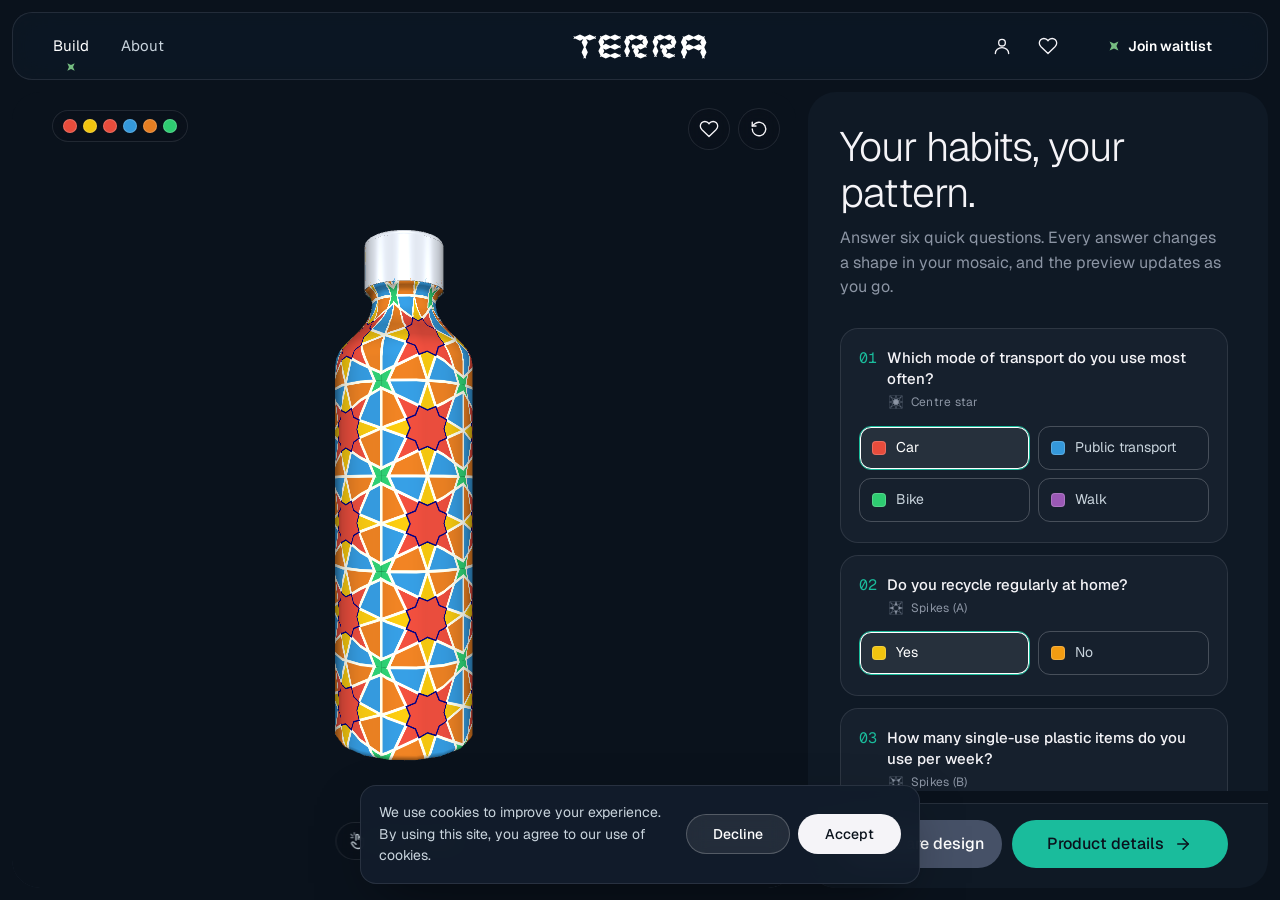
<file: generator.html>
<!DOCTYPE html>
<html lang="en" data-tone="dark" data-palette="brand">
<head>
  <meta charset="UTF-8">
  <meta name="viewport" content="width=device-width, initial-scale=1, viewport-fit=cover">
  <title>Build your bottle | Terra Impact</title>
  <meta name="description" content="Answer six quick questions about your habits and watch them become a unique mosaic pattern on your Terra bottle.">
  <meta name="theme-color" content="#0A121C">
  <link rel="icon" type="image/png" sizes="16x16" href="assets/favicon-16.png">
  <link rel="icon" type="image/png" sizes="32x32" href="assets/favicon-32.png">
  <link rel="preconnect" href="https://fonts.googleapis.com">
  <link rel="preconnect" href="https://fonts.gstatic.com" crossorigin>
  <link rel="stylesheet" href="https://fonts.googleapis.com/css2?family=Geist:wght@300..700&family=Geist+Mono:wght@300..600&display=swap">
  <link rel="stylesheet" href="css/base.css">
  <link rel="stylesheet" href="css/builder.css">
  <link rel="stylesheet" href="css/theme.css">
</head>
<body class="page-builder">
  <a class="skip-link" href="#builder-form">Skip to questions</a>
  <header id="site-header"></header>

  <main id="main" class="builder">
    <!-- 3D preview -->
    <section class="builder-stage" aria-label="Bottle preview">
      <div id="bottle-canvas" class="bottle-canvas" tabindex="0" aria-label="3D bottle preview. Drag, or use the arrow keys, to rotate."></div>
      <div class="stage-loading" id="stage-loading"><span class="spinner" aria-hidden="true"></span>Loading bottle…</div>
      <div class="drag-hint" id="drag-hint" aria-hidden="true"></div>
      <div class="stage-tools">
        <button type="button" class="icon-btn icon-btn--glass" id="save-design" aria-label="Save design" title="Save design"></button>
        <button type="button" class="icon-btn icon-btn--glass" id="reset-view" aria-label="Reset view" title="Reset view"></button>
      </div>
      <div class="stage-swatches" id="stage-swatches" aria-hidden="true"></div>
    </section>

    <!-- Questions -->
    <section class="builder-panel" aria-labelledby="builder-title">
      <div class="panel-head">
        <p class="eyebrow">Build your bottle</p>
        <h1 id="builder-title" class="h2">Your habits, your pattern.</h1>
        <p class="muted">Answer six quick questions. Every answer changes a shape in your mosaic, and the preview updates as you go.</p>
      </div>

      <form id="builder-form" class="builder-form" novalidate>
        <!-- questions are generated from js/lib/survey.js -->
      </form>

      <div class="panel-foot">
        <button type="button" class="btn btn--outline btn--sm" id="reset-answers">Reset answers</button>
      </div>
    </section>

    <!-- Actions -->
    <div class="builder-actions">
      <button type="button" class="btn btn--slate" id="share-design"></button>
      <button type="button" class="btn btn--primary" id="product-details">Product details <svg class="icon" viewBox="0 0 24 24" width="18" height="18" fill="none" stroke="currentColor" stroke-width="2" stroke-linecap="round" stroke-linejoin="round" aria-hidden="true"><line x1="5" y1="12" x2="19" y2="12"/><polyline points="12 5 19 12 12 19"/></svg></button>
    </div>
  </main>

  <script src="js/site.js"></script>
  <script src="js/vendor/p5.min.js" defer></script>
  <script src="js/lib/survey.js" defer></script>
  <script src="js/lib/mosaic.js" defer></script>
  <script src="js/lib/designs.js" defer></script>
  <script src="js/generator.js" defer></script>
  <script src="js/mosaic-fields.js"></script>
</body>
</html>
</file>
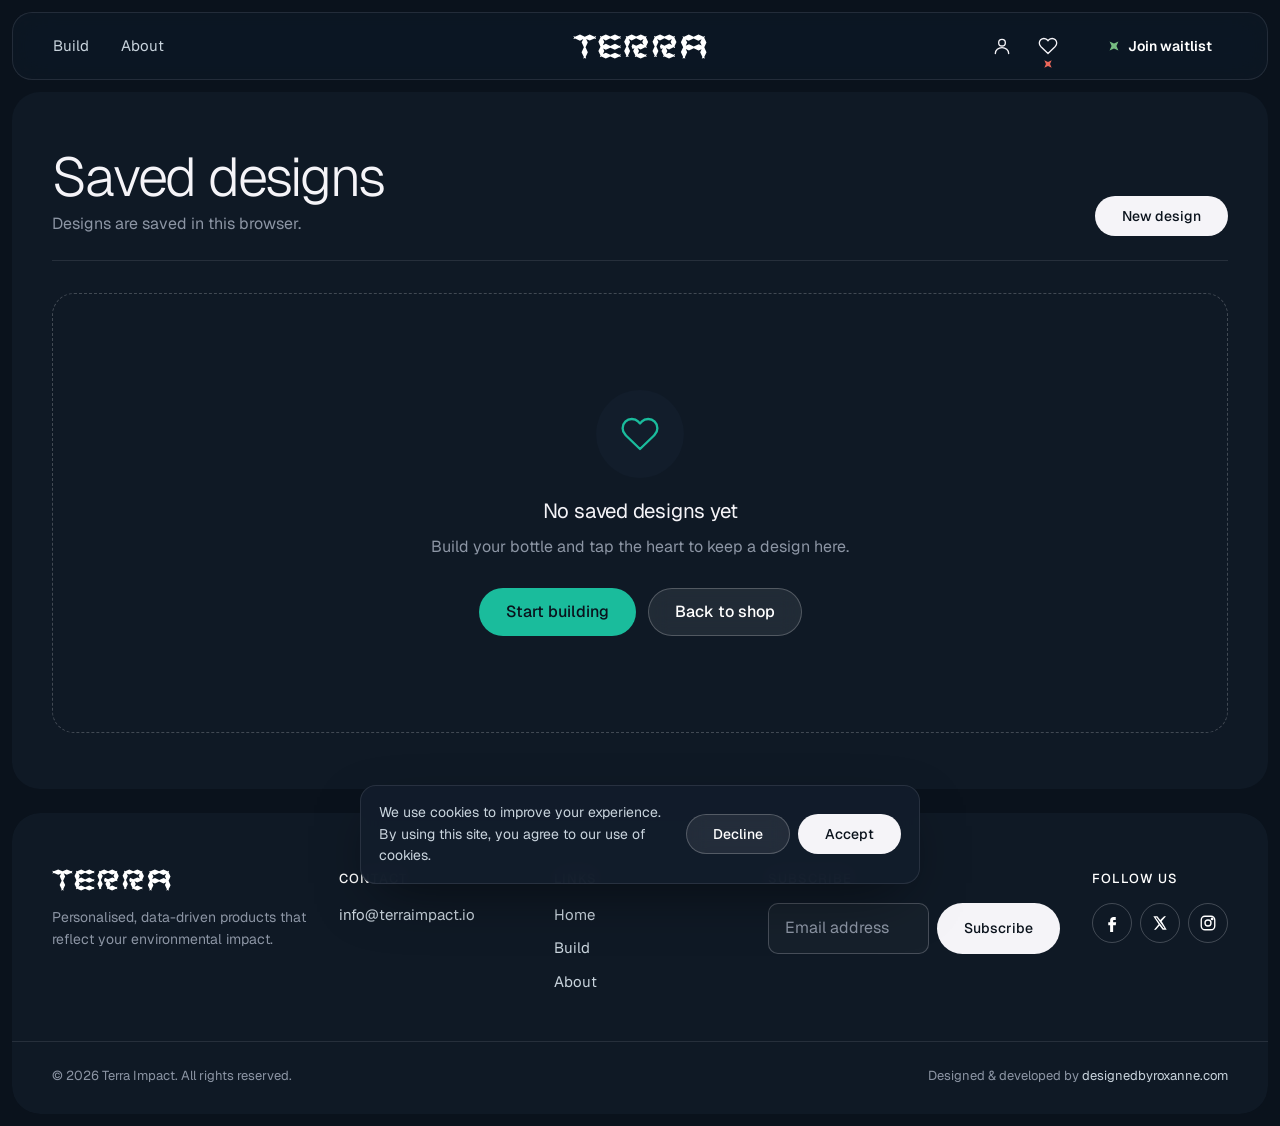
<file: saved-designs.html>
<!DOCTYPE html>
<html lang="en" data-tone="dark" data-palette="brand">
<head>
  <meta charset="UTF-8">
  <meta name="viewport" content="width=device-width, initial-scale=1, viewport-fit=cover">
  <title>Saved designs | Terra Impact</title>
  <meta name="theme-color" content="#0A121C">
  <meta name="robots" content="noindex">
  <link rel="icon" type="image/png" sizes="16x16" href="assets/favicon-16.png">
  <link rel="icon" type="image/png" sizes="32x32" href="assets/favicon-32.png">
  <link rel="preconnect" href="https://fonts.googleapis.com">
  <link rel="preconnect" href="https://fonts.gstatic.com" crossorigin>
  <link rel="stylesheet" href="https://fonts.googleapis.com/css2?family=Geist:wght@300..700&family=Geist+Mono:wght@300..600&display=swap">
  <link rel="stylesheet" href="css/base.css">
  <link rel="stylesheet" href="css/saved.css">
  <link rel="stylesheet" href="css/theme.css">
</head>
<body class="page-saved">
  <a class="skip-link" href="#main">Skip to content</a>
  <header id="site-header"></header>

  <main id="main" class="container saved">
    <header class="saved-head">
      <div>
        <p class="eyebrow">Your collection</p>
        <h1 class="h1">Saved designs</h1>
        <p class="muted" id="saved-sub">Designs are saved in this browser.</p>
      </div>
      <div class="btn-row">
        <button type="button" class="btn btn--outline btn--sm" id="clear-all" hidden>Clear all</button>
        <a href="/generator" class="btn btn--light btn--sm">New design</a>
      </div>
    </header>

    <ul class="saved-grid" id="saved-grid" aria-live="polite"></ul>

    <section class="empty" id="empty" hidden>
      <div class="empty-art" aria-hidden="true">
        <svg viewBox="0 0 24 24" width="40" height="40" fill="none" stroke="currentColor" stroke-width="1.4" stroke-linecap="round" stroke-linejoin="round"><path d="M20.8 4.6a5.5 5.5 0 0 0-7.8 0L12 5.7l-1-1.1a5.5 5.5 0 0 0-7.8 7.8l1 1.1L12 21l7.8-7.5 1-1.1a5.5 5.5 0 0 0 0-7.8z"/></svg>
      </div>
      <h2 class="h3">No saved designs yet</h2>
      <p class="muted">Build your bottle and tap the heart to keep a design here.</p>
      <div class="btn-row">
        <a href="/generator" class="btn btn--primary">Start building</a>
        <a href="/trace-by-terra" class="btn btn--outline">Back to shop</a>
      </div>
    </section>
  </main>

  <footer id="site-footer"></footer>

  <script src="js/site.js"></script>
  <script src="js/lib/survey.js"></script>
  <script src="js/lib/designs.js"></script>
  <script src="js/saved.js"></script>
  <script src="js/mosaic-fields.js"></script>
</body>
</html>
</file>
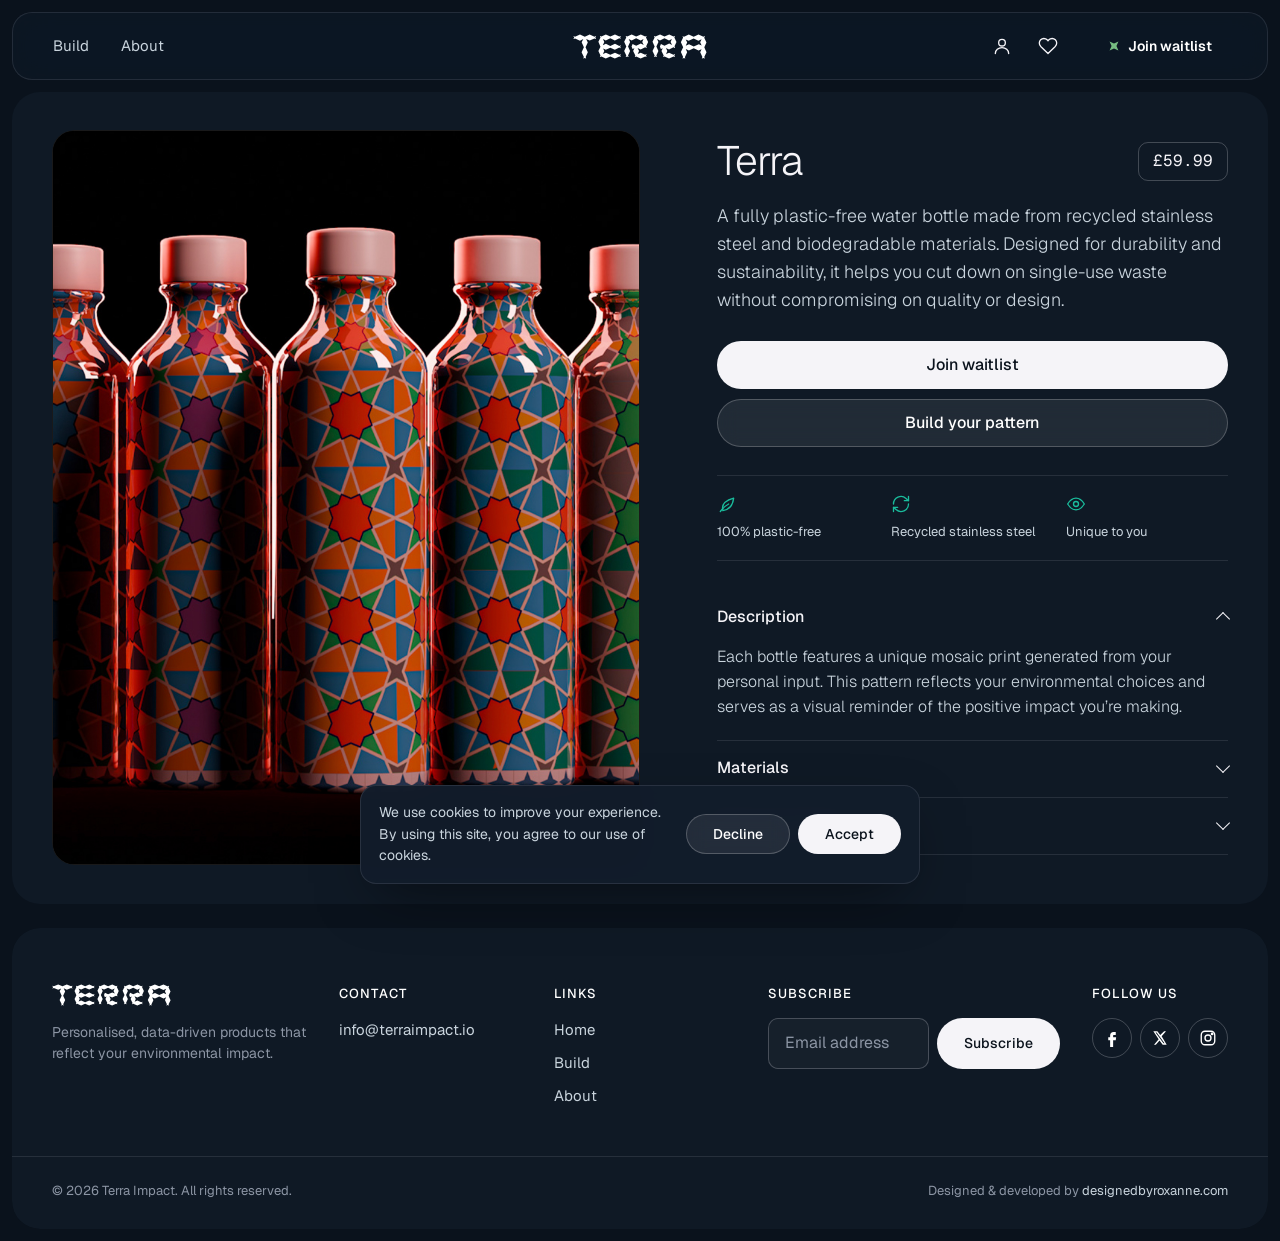
<file: trace-by-terra.html>
<!DOCTYPE html>
<html lang="en" data-tone="dark" data-palette="brand">
<head>
  <meta charset="UTF-8">
  <meta name="viewport" content="width=device-width, initial-scale=1, viewport-fit=cover">
  <title>Terra plastic-free bottle | Terra Impact</title>
  <meta name="description" content="Terra: a fully plastic-free water bottle made from recycled stainless steel and biodegradable materials, printed with your personal mosaic.">
  <meta name="theme-color" content="#0A121C">
  <link rel="icon" type="image/png" sizes="16x16" href="assets/favicon-16.png">
  <link rel="icon" type="image/png" sizes="32x32" href="assets/favicon-32.png">
  <link rel="preconnect" href="https://fonts.googleapis.com">
  <link rel="preconnect" href="https://fonts.gstatic.com" crossorigin>
  <link rel="stylesheet" href="https://fonts.googleapis.com/css2?family=Geist:wght@300..700&family=Geist+Mono:wght@300..600&display=swap">
  <link rel="stylesheet" href="css/base.css">
  <link rel="stylesheet" href="css/product.css">
  <link rel="stylesheet" href="css/theme.css">
</head>
<body class="page-product">
  <a class="skip-link" href="#main">Skip to content</a>
  <header id="site-header"></header>

  <main id="main" class="container product">
    <div class="product-media">
      <figure class="media-frame">
        <img id="product-image" src="assets/product.jpg" alt="Terra bottle">
        <figcaption class="media-badge" id="design-badge" hidden>Your design</figcaption>
      </figure>
    </div>

    <div class="product-info">

      <div class="title-row">
        <h1 class="h2">Terra</h1>
        <p class="price">£59.99</p>
      </div>

      <p class="lead">A fully plastic-free water bottle made from recycled stainless steel and biodegradable materials. Designed for durability and sustainability, it helps you cut down on single-use waste without compromising on quality or design.</p>

      <div class="your-design" id="your-design" hidden>
        <div class="your-design-head">
          <h2 class="h3">Your pattern</h2>
          <a href="/generator" class="text-link">Edit design</a>
        </div>
        <ul class="answer-list" id="answer-list"></ul>
      </div>

      <div class="product-actions">
        <button type="button" class="btn btn--light btn--block" data-open-waitlist>Join waitlist</button>
        <div class="action-pair">
          <a href="/generator" class="btn btn--outline btn--block" id="build-cta">Build your pattern</a>
          <button type="button" class="btn btn--outline save-btn" id="save-design" aria-label="Save design" hidden></button>
        </div>
      </div>

      <ul class="perks">
        <li>
          <svg viewBox="0 0 24 24" width="20" height="20" fill="none" stroke="currentColor" stroke-width="1.6" stroke-linecap="round" stroke-linejoin="round" aria-hidden="true"><path d="M7 20c-1.5-6 2-12 13-15-1 9-6 14-13 15z"/><path d="M4 21c3-4 6-7 10-9"/></svg>
          <span>100% plastic-free</span>
        </li>
        <li>
          <svg viewBox="0 0 24 24" width="20" height="20" fill="none" stroke="currentColor" stroke-width="1.6" stroke-linecap="round" stroke-linejoin="round" aria-hidden="true"><path d="M3 12a9 9 0 0 1 15-6.7L21 8"/><path d="M21 3v5h-5"/><path d="M21 12a9 9 0 0 1-15 6.7L3 16"/><path d="M3 21v-5h5"/></svg>
          <span>Recycled stainless steel</span>
        </li>
        <li>
          <svg viewBox="0 0 24 24" width="20" height="20" fill="none" stroke="currentColor" stroke-width="1.6" stroke-linecap="round" stroke-linejoin="round" aria-hidden="true"><path d="M2 12c3-5 7-7 10-7s7 2 10 7c-3 5-7 7-10 7s-7-2-10-7z"/><circle cx="12" cy="12" r="3"/></svg>
          <span>Unique to you</span>
        </li>
      </ul>

      <div class="accordion" data-accordion>
        <details open>
          <summary>Description</summary>
          <div class="acc-body">
            <p>Each bottle features a unique mosaic print generated from your personal input. This pattern reflects your environmental choices and serves as a visual reminder of the positive impact you’re making.</p>
          </div>
        </details>
        <details>
          <summary>Materials</summary>
          <div class="acc-body">
            <p>Terra is made from recycled stainless steel and biodegradable materials, completely free of plastic. Both the bottle and its packaging are designed with sustainability in mind, using low-impact processes and renewable energy throughout production.</p>
          </div>
        </details>
        <details>
          <summary>Shipping details</summary>
          <div class="acc-body">
            <p>All orders will be custom made. Please allow <strong>6–8 weeks from launch date</strong> for production and shipping.</p>
            <p>We’ll email you as soon as pre-orders open. Thanks for your patience and commitment to sustainability.</p>
          </div>
        </details>
      </div>
    </div>
  </main>

  <footer id="site-footer"></footer>

  <script src="js/site.js"></script>
  <script src="js/lib/survey.js"></script>
  <script src="js/lib/designs.js"></script>
  <script src="js/product.js"></script>
  <script src="js/mosaic-fields.js"></script>
</body>
</html>
</file>
<file: css/base.css>
/* ==========================================================================
   Terra: base styles shared by every page
   tokens · reset · type · buttons · header · footer · modal · forms · utils
   ========================================================================== */

:root {
  --bg: #0a121c;
  --bg-2: #0f1926;
  --surface: #121d2b;
  --surface-2: #182536;
  --line: rgba(255, 255, 255, 0.1);
  --line-strong: rgba(255, 255, 255, 0.22);
  --text: #ffffff;
  --text-2: #c4cad4;
  --muted: #8c95a4;
  --accent: #4da2ff;
  --accent-hover: #1c88ff;
  --slate: #465167;
  --slate-hover: #5d6880;
  --danger: #ff6b6b;
  --success: #6be0a0;

  --font: 'Geist', system-ui, -apple-system, 'Segoe UI', Roboto, sans-serif;
  --font-num: 'Geist Mono', ui-monospace, 'SF Mono', Menlo, monospace; /* numbers read like data */

  --radius-sm: 2px;
  --radius: 2px;
  --radius-lg: 4px;
  --pill: 0px; /* buttons, chips and fields are square */

  --container: 1440px;
  --gutter: clamp(16px, 4vw, 40px);
  --section: clamp(64px, 10vw, 128px);
  --header-h: 68px;
  /* where page content starts on full-width layouts (same edge as the header and .container) */
  --edge: max(var(--gutter), calc((100vw - var(--container)) / 2 + var(--gutter)));

  --ease: cubic-bezier(0.22, 1, 0.36, 1);
  --spring: cubic-bezier(0.34, 1.56, 0.64, 1);
  --shadow: 0 20px 60px -20px rgba(0, 0, 0, 0.6);

  color-scheme: dark;
}

/* ---------- Reset ---------- */
*,
*::before,
*::after { box-sizing: border-box; }

html { -webkit-text-size-adjust: 100%; scroll-behavior: smooth; }
html.menu-open { overflow: hidden; }

body {
  margin: 0;
  min-height: 100vh;
  min-height: 100dvh;
  display: flex;
  flex-direction: column;
  background: var(--bg);
  color: var(--text);
  font-family: var(--font);
  font-size: 16px;
  line-height: 1.55;
  -webkit-font-smoothing: antialiased;
  text-rendering: optimizeLegibility;
}

main { flex: 1 0 auto; }

img, svg, video, canvas { display: block; max-width: 100%; }
img { height: auto; }
h1, h2, h3, h4, p, figure, blockquote { margin: 0; }
a { color: inherit; text-decoration: none; }
button, input, select, textarea { font: inherit; color: inherit; }
button { cursor: pointer; }
[hidden] { display: none !important; }

:focus-visible { outline: 2px solid var(--accent); outline-offset: 3px; border-radius: 4px; }

::selection { background: var(--accent); color: #fff; }

/* ---------- Layout helpers ---------- */
.container {
  width: 100%;
  max-width: var(--container);
  margin-inline: auto;
  padding-inline: var(--gutter);
}

.section { padding-block: var(--section); }
.section--tight { padding-block: calc(var(--section) * 0.6); }

.sr-only {
  position: absolute !important;
  width: 1px; height: 1px;
  padding: 0; margin: -1px;
  overflow: hidden; clip: rect(0 0 0 0);
  white-space: nowrap; border: 0;
}

.skip-link {
  position: absolute;
  left: 12px; top: -60px;
  z-index: 200;
  padding: 10px 16px;
  background: #fff; color: var(--bg);
  border-radius: var(--pill);
  font-weight: 500;
  transition: top .2s;
}
.skip-link:focus { top: 12px; }

/* ---------- Type ---------- */
.eyebrow {
  display: inline-flex;
  align-items: center;
  gap: 8px;
  font-size: 13px;
  font-weight: 500;
  letter-spacing: .08em;
  text-transform: uppercase;
  color: var(--accent);
  margin-bottom: 14px;
}

/* Type scale, used on every page:
   display (home hero) · h1 page titles · h2 section headings · h3 subheadings · lead intro text · body */
.display {
  font-size: clamp(2.6rem, 6vw, 4.75rem);
  line-height: 1.02;
  font-weight: 300;
  letter-spacing: -0.035em;
}
.h1 {
  font-size: clamp(2.2rem, 4.4vw, 3.4rem);
  line-height: 1.06;
  font-weight: 300;
  letter-spacing: -0.03em;
}
.h2 {
  font-size: clamp(1.75rem, 3.2vw, 2.6rem);
  line-height: 1.12;
  font-weight: 300;
  letter-spacing: -0.025em;
}
.h3 {
  font-size: clamp(1.2rem, 1.6vw, 1.4rem);
  line-height: 1.3;
  font-weight: 400;
  letter-spacing: -0.01em;
}
.lead {
  font-size: clamp(1.05rem, 1.4vw, 1.2rem);
  line-height: 1.55;
  color: var(--text-2);
  font-weight: 300;
}
.muted { color: var(--muted); }
.prose > * + * { margin-top: 1em; }
.prose p { color: var(--text-2); font-weight: 300; font-size: 1.05rem; }

/* ---------- Buttons ---------- */
.btn {
  --btn-bg: transparent;
  --btn-fg: var(--text);
  --btn-bd: transparent;
  display: inline-flex;
  align-items: center;
  justify-content: center;
  gap: 10px;
  min-height: 48px;
  padding: 12px 24px;
  border-radius: var(--pill);
  border: 1px solid var(--btn-bd);
  background: var(--btn-bg);
  color: var(--btn-fg);
  font-size: 16px;
  font-weight: 500;
  line-height: 1;
  white-space: nowrap;
  text-align: center;
  transition: background-color .25s var(--ease), color .25s var(--ease), border-color .25s var(--ease), transform .25s var(--ease);
  -webkit-tap-highlight-color: transparent;
}
.btn .icon { transition: transform .25s var(--ease); flex: none; }
.btn:hover .icon { transform: translateX(3px); }
.btn:active { transform: scale(.98); }
.btn:disabled { opacity: .55; pointer-events: none; }

.btn--primary { --btn-bg: var(--accent); --btn-fg: #fff; }
.btn--primary:hover { --btn-bg: var(--accent-hover); }

.btn--light { --btn-bg: #fff; --btn-fg: var(--bg); }
.btn--light:hover { --btn-bg: rgba(255, 255, 255, .86); }

.btn--slate { --btn-bg: var(--slate); --btn-fg: #fff; }
.btn--slate:hover { --btn-bg: var(--slate-hover); }

.btn--outline { --btn-bd: var(--line-strong); --btn-fg: #fff; }
.btn--outline:hover { --btn-bg: #fff; --btn-fg: var(--bg); --btn-bd: #fff; }

.btn--sm { min-height: 40px; padding: 9px 18px; font-size: 14px; }
.btn--block { width: 100%; }

.btn-row { display: flex; flex-wrap: wrap; gap: 12px; }

.icon-btn {
  display: inline-grid;
  place-items: center;
  width: 42px; height: 42px;
  border-radius: 50%;
  border: 0;
  background: transparent;
  color: var(--text);
  transition: background-color .2s;
}
.icon-btn:hover { background: rgba(255, 255, 255, .08); }

.text-link {
  display: inline-flex;
  align-items: center;
  gap: 6px;
  color: var(--text);
  transition: color .2s;
}
.text-link:hover { color: var(--accent); }

/* ---------- Header ---------- */
.site-header {
  position: sticky;
  top: 0;
  z-index: 100;
  height: var(--header-h);
  background: rgba(10, 18, 28, .72);
  -webkit-backdrop-filter: saturate(140%) blur(14px);
  backdrop-filter: saturate(140%) blur(14px);
  border-bottom: 1px solid transparent;
  transition: border-color .3s, background-color .3s;
}
.site-header.is-scrolled { border-bottom-color: var(--line); background: rgba(10, 18, 28, .88); }

.header-inner {
  height: 100%;
  display: grid;
  grid-template-columns: 1fr auto 1fr;
  align-items: center;
  gap: 16px;
}

.nav--primary { display: flex; gap: 4px; margin-left: -14px; } /* pull the first word onto the page edge, in line with the content below */
.nav-link {
  position: relative;
  padding: 8px 14px;
  border-radius: var(--pill);
  font-size: 15px;
  color: var(--text-2);
  transition: color .2s, background-color .2s;
}
.nav-link:hover { color: #fff; }
.nav-link[aria-current='page'] { color: #fff; }

.brand { justify-self: center; display: inline-flex; }
.brand img { height: 25px; width: auto; }

.header-actions { justify-self: end; display: flex; align-items: center; gap: 4px; margin-right: -12px; } /* "Join waitlist" ends on the page edge */
.header-cta { margin-left: 8px; }

/* ---------- Mosaic star under links (header, text links) ---------- */
.star-link { position: relative; }
.star-under { position: absolute; left: 50%; bottom: -6px; width: 10px; height: 10px; margin-left: -5px; overflow: visible; opacity: 0; transform: translateY(6px) scale(.5) rotate(-45deg); transition: opacity .25s, transform .45s var(--spring); pointer-events: none; }
.star-under polygon { fill: var(--c, #76bd81); }
.star-link:hover .star-under, .star-link:focus-visible .star-under, .star-link[aria-current='page'] .star-under { opacity: 1; transform: none; }
.icon-btn.star-link:hover { background: transparent; }
.icon-btn .star-under { bottom: -2px; }
.text-link .star-under { bottom: -14px; }

/* Join waitlist: text with a green star on its left that turns on hover */
.header-cta { --btn-bg: transparent; --btn-fg: #fff; --btn-bd: transparent; gap: 8px; padding-inline: 12px; font-weight: 600; }
.header-cta:hover { --btn-bg: transparent; }
.cta-star { width: 12px; height: 12px; flex: none; overflow: visible; transition: transform .6s var(--spring); }
.cta-star polygon { fill: #76bd81; }
.header-cta:hover .cta-star, .header-cta:focus-visible .cta-star { transform: rotate(45deg) scale(1.2); }

.menu-toggle {
  display: none;
  width: 44px; height: 44px;
  border: 0;
  background: transparent;
  position: relative;
  margin-right: -10px;
}
/* the mosaic star: sits like a plus, turns into a green cross when the menu is open */
.menu-star { display: block; width: 22px; height: 22px; margin: auto; overflow: visible; transform: rotate(45deg); transition: transform .5s var(--spring); }
.menu-star polygon { fill: #fff; transition: fill .3s; }
.menu-toggle:hover .menu-star { transform: rotate(35deg); }
.menu-toggle[aria-expanded='true'] .menu-star { transform: rotate(0deg) scale(.95); }
.menu-toggle[aria-expanded='true'] .menu-star polygon { fill: #76bd81; }

.mobile-menu {
  /* absolute, not fixed: the header's backdrop-filter makes it the containing block */
  position: absolute;
  top: 100%;
  left: 0;
  right: 0;
  height: calc(100vh - var(--header-h));
  height: calc(100dvh - var(--header-h));
  background: var(--bg);
  overflow-y: auto;
  animation: menuIn .3s var(--ease);
}
.mobile-menu nav { display: flex; flex-direction: column; padding-block: 16px 32px; }
.mobile-link {
  padding: 16px 0;
  font-size: 1.6rem;
  font-weight: 400;
  letter-spacing: -0.02em;
  border-bottom: 1px solid var(--line);
}
.mobile-link[aria-current='page'] { color: var(--accent); }
.mobile-menu .btn { margin-top: 28px; }

@keyframes menuIn { from { opacity: 0; transform: translateY(-8px); } }

@media (max-width: 859px) {
  .header-inner { grid-template-columns: auto 1fr auto; }
  .nav--primary { display: none; }
  .brand { justify-self: start; }
  .header-actions .icon-btn { display: none; }
  .menu-toggle { display: grid; place-items: center; }
}
@media (max-width: 400px) {
  .header-cta { padding-inline: 8px; }
}

/* ---------- Footer ---------- */
.site-footer {
  margin-top: auto;
  border-top: 1px solid var(--line);
  padding-block: 56px 28px;
  font-size: 15px;
  color: var(--text-2);
}
.footer-grid {
  display: grid;
  grid-template-columns: 1.4fr 1fr 1fr 1.6fr auto;
  gap: 40px 32px;
}
.footer-col { display: flex; flex-direction: column; gap: 10px; align-items: flex-start; }
.footer-col h4 { font-size: 13px; font-weight: 500; letter-spacing: .08em; text-transform: uppercase; color: #fff; margin-bottom: 4px; }
.footer-col a { transition: color .2s; }
.footer-col a:hover { color: #fff; }
.footer-brand img { height: 22px; width: auto; margin-bottom: 6px; }
.footer-brand p { max-width: 260px; color: var(--muted); font-size: 14px; }
.footer-subscribe { min-width: 0; }
.footer-subscribe .inline-form { width: 100%; }

.socials { display: flex; gap: 8px; }
.social {
  display: grid; place-items: center;
  width: 40px; height: 40px;
  border-radius: 50%;
  border: 1px solid var(--line-strong);
  color: #fff;
  transition: background-color .2s, color .2s, border-color .2s;
}
.footer-col .social:hover { background: #fff; color: var(--bg); border-color: #fff; }

.footer-bottom {
  display: flex;
  flex-wrap: wrap;
  justify-content: space-between;
  gap: 8px 24px;
  margin-top: 48px;
  padding-top: 24px;
  border-top: 1px solid var(--line);
  font-size: 13px;
  color: var(--muted);
}
.footer-bottom a { color: var(--text-2); }
.footer-bottom a:hover { color: #fff; }

@media (max-width: 1023px) {
  .footer-grid { grid-template-columns: repeat(3, 1fr); }
  .footer-brand { grid-column: 1 / -1; }
  .footer-subscribe { grid-column: span 2; }
}
@media (max-width: 599px) {
  .footer-grid { grid-template-columns: 1fr 1fr; }
  .footer-subscribe { grid-column: 1 / -1; }
}

/* ---------- Forms ---------- */
.input,
input[type='email'],
input[type='text'],
input[type='password'],
input[type='number'],
select {
  width: 100%;
  min-height: 48px;
  padding: 12px 16px;
  background: rgba(255, 255, 255, .03);
  border: 1px solid var(--line-strong);
  border-radius: var(--radius-sm);
  color: #fff;
  font-size: 16px; /* ≥16px stops iOS zooming on focus */
  transition: border-color .2s, background-color .2s;
}
input::placeholder { color: var(--muted); }
input:hover, select:hover { border-color: rgba(255, 255, 255, .35); }
input:focus, select:focus { outline: none; border-color: var(--accent); background: rgba(77, 162, 255, .06); }

.inline-form {
  display: flex;
  gap: 8px;
  width: 100%;
}
.inline-form input { flex: 1 1 auto; min-width: 0; }
.inline-form .btn { flex: none; }

.stack-form { display: flex; flex-direction: column; gap: 14px; margin-top: 24px; }

.check {
  display: flex;
  align-items: flex-start;
  gap: 10px;
  font-size: 14px;
  color: var(--text-2);
  cursor: pointer;
  text-align: left;
}
.check input {
  flex: none;
  width: 18px; height: 18px;
  margin: 2px 0 0;
  accent-color: var(--accent);
}

.form-msg { font-size: 14px; color: var(--text-2); margin-top: 12px; }
.form-msg--success { color: var(--success); }
.form-msg--error { color: var(--danger); }

/* ---------- Modal ---------- */
.modal {
  width: min(440px, calc(100% - 32px));
  max-height: calc(100dvh - 32px);
  padding: 0;
  border: 0;
  background: transparent;
  color: var(--text);
  overflow: visible;
}
.modal::backdrop { background: rgba(5, 10, 16, .72); -webkit-backdrop-filter: blur(6px); backdrop-filter: blur(6px); }
.modal[open] { animation: modalIn .35s var(--ease); }
.modal-card {
  position: relative;
  padding: clamp(28px, 5vw, 40px);
  background: var(--bg-2);
  border: 1px solid var(--line);
  border-radius: var(--radius-lg);
  box-shadow: var(--shadow);
  text-align: center;
}
.modal-card h2 { font-size: clamp(1.75rem, 3.2vw, 2.6rem); font-weight: 300; letter-spacing: -0.025em; line-height: 1.12; margin-bottom: 8px; }
.modal-close { position: absolute; top: 12px; right: 12px; }

@keyframes modalIn { from { opacity: 0; transform: translateY(12px) scale(.98); } }

/* ---------- Cookie banner ---------- */
.cookie-banner {
  position: fixed;
  left: 16px; right: 16px; bottom: 16px;
  z-index: 90;
  max-width: 560px;
  margin-inline: auto;
  display: flex;
  align-items: center;
  gap: 16px;
  padding: 16px 18px;
  background: rgba(18, 29, 43, .96);
  -webkit-backdrop-filter: blur(10px);
  backdrop-filter: blur(10px);
  border: 1px solid var(--line);
  border-radius: var(--radius);
  box-shadow: var(--shadow);
  font-size: 14px;
  color: var(--text-2);
  opacity: 0;
  transform: translateY(16px);
  transition: opacity .4s var(--ease), transform .4s var(--ease);
}
.cookie-banner.is-visible { opacity: 1; transform: none; }
.cookie-actions { display: flex; gap: 8px; flex: none; }
@media (max-width: 520px) {
  .cookie-banner { flex-direction: column; align-items: stretch; }
  .cookie-actions .btn { flex: 1; }
}

/* ---------- Toast ---------- */
.toast {
  position: fixed;
  left: 50%; bottom: 24px;
  z-index: 300;
  transform: translate(-50%, 20px);
  padding: 12px 20px;
  background: #fff;
  color: var(--bg);
  border-radius: var(--pill);
  font-size: 14px;
  font-weight: 500;
  box-shadow: var(--shadow);
  opacity: 0;
  pointer-events: none;
  transition: opacity .3s var(--ease), transform .3s var(--ease);
}
.toast.is-visible { opacity: 1; transform: translate(-50%, 0); }

/* ---------- Cards ---------- */
.card {
  background: var(--surface);
  border: 1px solid var(--line);
  border-radius: var(--radius);
}

/* ---------- Reveal on scroll ---------- */
.js-ready .reveal { opacity: 0; transform: translateY(24px); transition: opacity .8s var(--ease), transform .8s var(--ease); }
.js-ready .reveal.is-in { opacity: 1; transform: none; }
.reveal-delay-1 { transition-delay: .08s !important; }
.reveal-delay-2 { transition-delay: .16s !important; }

/* ---------- Reduced motion ---------- */
@media (prefers-reduced-motion: reduce) {
  *, *::before, *::after { animation-duration: .01ms !important; animation-iteration-count: 1 !important; transition-duration: .01ms !important; scroll-behavior: auto !important; }
}

/* ---------- Saved-designs badge ---------- */
.saved-link { position: relative; }
.badge {
  position: absolute;
  top: 4px; right: 2px;
  min-width: 17px; height: 17px;
  padding: 0 4px;
  border-radius: var(--pill);
  background: var(--accent);
  color: #fff;
  font-size: 10px;
  font-weight: 600;
  line-height: 17px;
  text-align: center;
}
.badge--inline { position: static; display: inline-block; vertical-align: middle; margin-left: 6px; font-size: 12px; height: 20px; line-height: 20px; min-width: 20px; }


/* ---------- Headline word reveal (js/fx.js) ---------- */
[data-split].is-split .w { display: inline-block; overflow: hidden; vertical-align: top; padding-bottom: .08em; margin-bottom: -.08em; }
[data-split].is-split .w > span {
  display: inline-block;
  transform: translateY(105%) rotate(4deg);
  opacity: 0;
  transition: transform .9s var(--ease), opacity .9s var(--ease);
}
[data-split].is-split.is-in .w > span { transform: none; opacity: 1; }
</file>
<file: css/home.css>
/* ==========================================================================
   Home page
   ========================================================================== */

/* ---------- Hero: live bottle on the mosaic floor ---------- */
.hx--floor {
  position: relative;
  isolation: isolate;
  overflow: hidden;
  display: flex;
  align-items: center;
  min-height: min(92vh, 900px);
  min-height: min(92svh, 900px);
  margin-top: calc(var(--header-h) * -1); /* slide under the translucent header */
  padding-top: var(--header-h);
  background: #08101a;
}
.hx-media { position: absolute; inset: 0; z-index: -1; }
.hx-media img { width: 100%; height: 100%; object-fit: cover; object-position: 50% 62%; }
.hx-media::after {
  content: '';
  position: absolute;
  inset: 0;
  background:
    linear-gradient(90deg, rgba(8, 16, 26, .92) 0%, rgba(8, 16, 26, .45) 38%, rgba(8, 16, 26, 0) 58%),
    linear-gradient(0deg, var(--bg) 0%, rgba(10, 18, 28, 0) 22%);
}
.hx--floor .container { width: 100%; }
.hx-grid { display: grid; grid-template-columns: minmax(0, 1fr) minmax(0, 1fr); gap: clamp(24px, 4vw, 64px); align-items: center; }
.hx .display { margin-bottom: 36px; }
.hx-sub { color: var(--text-2); font-weight: 300; font-size: clamp(1.05rem, 1.4vw, 1.2rem); max-width: 38ch; margin-bottom: 32px; text-wrap: pretty; }
.hx-stage { position: relative; height: clamp(440px, 78vh, 740px); }
.hx-bottle { position: absolute; inset: 0; z-index: 1; }
.hx-bottle canvas { width: 100% !important; height: 100% !important; }

/* "This bottle says" card: appears on hover (desktop) or after a tap (touch) */
.hx-card {
  position: absolute;
  z-index: 2;
  right: -16px;
  bottom: 9%;
  width: 224px;
  padding: 14px 16px;
  border-radius: var(--radius);
  border: 1px solid var(--line-strong);
  background: rgba(14, 24, 38, .66);
  -webkit-backdrop-filter: blur(14px);
  backdrop-filter: blur(14px);
  box-shadow: 0 20px 50px -20px rgba(0, 0, 0, .7);
  transition: opacity .35s ease, transform .35s ease;
}
.hx-card-title { font-size: 11px; letter-spacing: .08em; text-transform: uppercase; color: var(--accent); margin: 0 0 10px; }
.hx-card ul { list-style: none; margin: 0; padding: 0; display: grid; gap: 7px; }
.hx-card li { display: grid; grid-template-columns: 10px auto 1fr; align-items: center; gap: 8px; font-size: 13px; }
.hx-card .swatch { width: 10px; height: 10px; border-radius: 50%; }
.hx-card .k { color: var(--muted); }
.hx-card .v { color: #fff; text-align: right; white-space: nowrap; }
@media (min-width: 860px) {
  .hx--hover .hx-card { opacity: 0; transform: translateX(14px); pointer-events: none; }
  .hx--hover .hx-stage:hover .hx-card,
  .hx--hover .hx-stage.is-show .hx-card { opacity: 1; transform: none; }
}

@media (max-width: 859px) {
  .hx--floor { display: block; min-height: 0; margin-top: 0; padding-top: 0; }
  .hx-media img { height: 380px; object-position: 70% 62%; }
  .hx-media::after { background: linear-gradient(0deg, var(--bg) 0%, var(--bg) 50%, rgba(10, 18, 28, 0) 68%); }
  .hx-grid { grid-template-columns: 1fr; }
  .hx-stage { order: -1; height: auto; }
  .hx-bottle { position: relative; height: 380px; }
  .hx .btn-row .btn { flex: 1 1 auto; }
  .hx-card { position: relative; right: auto; bottom: auto; width: auto; margin: -20px 0 8px; }
  .hx--hover .hx-card { display: none; }
  .hx--hover .hx-stage.is-show .hx-card { display: block; animation: hxIn .35s ease; }
}
@keyframes hxIn { from { opacity: 0; transform: translateY(-8px); } }

/* ---------- Statement ---------- */
.statement { text-align: center; }
.statement-text {
  margin-inline: auto;
  font-size: clamp(1.75rem, 3.6vw, 3rem);
  line-height: 1.14;
  font-weight: 300;
  letter-spacing: -0.03em;
  max-width: 1180px;
  text-wrap: balance;
}

/* ---------- Generic split layout ---------- */
.split {
  display: grid;
  grid-template-columns: 1fr 1fr;
  align-items: center;
  gap: clamp(40px, 7vw, 112px);
}
.split--reverse .split-media { order: 2; }
.split-copy .h2 { margin-bottom: 24px; max-width: 18ch; }
.split-copy .prose { max-width: 52ch; }
.split-copy .btn-row { margin-top: 32px; }

@media (max-width: 859px) {
  .split { grid-template-columns: 1fr; }
  .split--reverse .split-media { order: 0; }
}

/* ---------- Mosaic intro ---------- */
.experience .split-media {
  display: flex;
  flex-direction: column;
  align-items: center;
  gap: 16px;
}
.mosaic-intro {
  width: 100%;
  max-width: 330px;
  aspect-ratio: 1 / 1.14;
  display: grid;
  place-items: center;
  touch-action: manipulation;
}
.mosaic-intro canvas { max-width: 100%; height: auto !important; }
.hint { font-size: 13px; color: var(--muted); letter-spacing: .02em; }

/* ---------- Facts ---------- */
.fact-grid {
  display: grid;
  grid-template-columns: repeat(3, 1fr);
  gap: 16px;
}
.fact-card {
  position: relative;
  display: flex;
  flex-direction: column;
  gap: 16px;
  min-height: 300px;
  padding: clamp(24px, 3vw, 36px);
  border-radius: var(--radius-lg);
  border: 1px solid var(--line);
  overflow: hidden;
  isolation: isolate;
  transition: transform .4s var(--ease), border-color .3s;
}
.fact-card::before {
  content: '';
  position: absolute;
  inset: 0;
  z-index: -1;
  opacity: .9;
  transition: opacity .3s;
}
.fact-card { border-color: transparent; }
.fact-card::before { background: var(--surface); }
.fact-card--1 { --c: #ff7a6b; }
.fact-card--2 { --c: #6fb8ff; }
.fact-card--3 { --c: #5fe19a; }
.fact-card:hover { transform: translateY(-4px); }
.fact-num {
  font-size: clamp(3.5rem, 7vw, 5.5rem);
  line-height: 1;
  font-weight: 300;
  letter-spacing: -0.05em;
  color: var(--c, #fff);
}
.fact-num small { font-size: .35em; letter-spacing: 0; margin-left: 4px; color: var(--text-2); }
.fact-card p { color: var(--text-2); font-size: 1.05rem; font-weight: 300; }
.fact-src {
  margin-top: auto;
  display: inline-flex;
  align-items: center;
  gap: 6px;
  font-size: 13px;
  color: var(--muted);
  transition: color .2s;
}
.fact-card:hover .fact-src { color: #fff; }

@media (max-width: 859px) {
  .fact-grid { grid-template-columns: 1fr; }
  .fact-card { min-height: 0; }
}
@media (min-width: 600px) and (max-width: 859px) {
  .fact-grid { grid-template-columns: 1fr 1fr; }
  .fact-card--3 { grid-column: 1 / -1; }
}

/* ---------- Mission ---------- */
.section-head { max-width: 760px; margin-bottom: clamp(32px, 5vw, 56px); }
.section-head .h2 { margin-bottom: 20px; }

.mission-grid {
  display: grid;
  grid-template-columns: 1fr 1fr;
  gap: 16px;
}
.mission-card {
  position: relative;
  display: flex;
  flex-direction: column;
  background: var(--surface);
  border-radius: var(--radius-lg);
  overflow: hidden;
}
.mission-img { aspect-ratio: 5 / 4; overflow: hidden; }
.mission-img img { width: 100%; height: 100%; object-fit: cover; transition: transform 1s var(--ease); }
.mission-card p {
  position: absolute;
  left: 0; right: 0; bottom: 0;
  padding: 96px clamp(20px, 3vw, 32px) clamp(20px, 3vw, 32px);
  font-size: 1.05rem;
  line-height: 1.55;
  color: #fff;
  font-weight: 300;
  background: linear-gradient(0deg, rgba(10, 18, 28, .95) 20%, rgba(10, 18, 28, 0));
}
.mission-card strong { color: #fff; font-weight: 500; }

@media (max-width: 699px) {
  .mission-grid { grid-template-columns: 1fr; }
}

/* ---------- Data-driven design ---------- */
.datadriven { background: linear-gradient(180deg, transparent, var(--bg-2) 30%, var(--bg-2) 70%, transparent); }
.dd-stage { position: relative; width: 100%; max-width: 560px; margin-inline: auto; }
.dd-canvas {
  width: 100%;
  aspect-ratio: 1;
  border-radius: var(--radius);
  overflow: hidden;
  touch-action: manipulation;
}
.dd-canvas canvas { width: 100% !important; height: 100% !important; }

.dd-tooltip {
  position: absolute;
  z-index: 5;
  min-width: 200px;
  max-width: 300px;
  padding: 14px 16px;
  background: rgba(10, 18, 28, .95);
  border: 1px solid var(--line-strong);
  border-radius: var(--radius-sm);
  box-shadow: var(--shadow);
  font-size: 13px;
  pointer-events: none;
  transform: translate(-50%, calc(-100% - 14px));
}
.dd-tooltip .tt-part { color: var(--accent); font-size: 11px; letter-spacing: .08em; text-transform: uppercase; }
.dd-tooltip .tt-title { font-weight: 500; margin: 2px 0 10px; line-height: 1.35; }
.dd-tooltip ul { list-style: none; margin: 0; padding: 0; display: grid; grid-template-columns: 1fr 1fr; gap: 4px 12px; }
.dd-tooltip li { display: flex; align-items: center; gap: 6px; color: var(--text-2); white-space: nowrap; }

.swatch {
  flex: none;
  width: 12px;
  height: 12px;
  border-radius: 3px;
  background: var(--c);
  box-shadow: inset 0 0 0 1px rgba(255, 255, 255, .15);
}

.dd-legend {
  list-style: none;
  margin: 28px 0 0;
  padding: 0;
  display: flex;
  flex-wrap: wrap;
  gap: 8px;
}
.dd-legend button {
  display: inline-flex;
  align-items: center;
  gap: 8px;
  min-height: 36px;
  padding: 6px 14px 6px 10px;
  border-radius: var(--pill);
  border: 1px solid var(--line-strong);
  background: transparent;
  font-size: 14px;
  color: var(--text-2);
  transition: background-color .2s, color .2s, border-color .2s;
}
.dd-legend button:hover,
.dd-legend button[aria-pressed='true'] { background: #fff; color: var(--bg); border-color: #fff; }
.dd-legend .dots { display: inline-flex; }
.dd-legend .dots .swatch { width: 10px; height: 10px; border-radius: 50%; margin-left: -3px; box-shadow: 0 0 0 1.5px var(--bg); }
.dd-legend .dots .swatch:first-child { margin-left: 0; }

/* ---------- Waitlist band ---------- */
.waitlist-band {
  position: relative;
  isolation: isolate;
  overflow: hidden;
  min-height: clamp(520px, 70vh, 720px);
  display: grid;
  place-items: center;
  padding-block: var(--section);
  border-top: 1px solid var(--line);
  border-radius: 0;
  background:
    radial-gradient(80% 60% at 50% 100%, rgba(0, 98, 255, .22), transparent 70%),
    var(--bg);
}
.spinbot { position: absolute; inset: 0; z-index: -1; opacity: .6; }
.spinbot canvas { width: 100% !important; height: 100% !important; }

.waitlist-inner { text-align: center; max-width: 760px; }
.waitlist-inner .h2 { margin-bottom: 32px; text-wrap: balance; }
.waitlist-form-wrap {
  max-width: 520px;
  margin-inline: auto;
  padding: 10px;
  border-radius: calc(var(--pill));
}
.inline-form--lg {
  padding: 6px;
  background: rgba(10, 18, 28, .7);
  -webkit-backdrop-filter: blur(10px);
  backdrop-filter: blur(10px);
  border: 1px solid var(--line-strong);
  border-radius: var(--pill);
}
.inline-form--lg input { border: 0; background: transparent; padding-left: 18px; }
.inline-form--lg input:focus { background: transparent; }
.check--center { justify-content: center; margin-top: 16px; }

@media (max-width: 479px) {
  .inline-form--lg { flex-direction: column; border-radius: var(--radius); }
  .inline-form--lg input { text-align: center; padding-left: 16px; }
  .check--center { text-align: left; }
}

/* ---------- Hero: answer tags around the bottle (js/sketches/hero-tags.js) ---------- */
.hx-tags { position: absolute; inset: 0; z-index: 2; pointer-events: none; }
.hx-tag-lines { position: absolute; inset: 0; width: 100%; height: 100%; overflow: visible; }
.hx-tag-lines path { fill: none; stroke: rgba(255, 255, 255, .35); stroke-width: 1; stroke-dasharray: 200; stroke-dashoffset: 200; transition: stroke-dashoffset .6s var(--ease) calc(var(--i) * 50ms); }
.hx-tag-lines circle { fill: #fff; opacity: 0; transition: opacity .3s calc(var(--i) * 50ms + .3s); }
.hx-tag {
  position: absolute;
  display: inline-flex; align-items: center; gap: 9px;
  padding: 6px 12px 6px 6px;
  border: 1px solid var(--line-strong);
  background: rgba(10, 18, 28, .78);
  -webkit-backdrop-filter: blur(8px); backdrop-filter: blur(8px);
  font-size: 13px; white-space: nowrap;
  opacity: 0; transform: translateY(-50%);
  transition: opacity .35s calc(var(--i) * 60ms);
}
.hx-tag span { color: var(--muted); font-size: 11px; letter-spacing: .06em; text-transform: uppercase; }
.hx-tag b { color: #fff; font-weight: 500; }
.hx-tag-ico { width: 26px; height: 26px; flex: none; display: block; }
.hx-stage:hover .hx-tag, .hx-stage.is-show .hx-tag { opacity: 1; }
.hx-stage:hover .hx-tag-lines path, .hx-stage.is-show .hx-tag-lines path { stroke-dashoffset: 0; }
.hx-stage:hover .hx-tag-lines circle, .hx-stage.is-show .hx-tag-lines circle { opacity: 1; }
.hx-tags.is-below { position: relative; inset: auto; display: grid; grid-template-columns: 1fr 1fr; gap: 8px; padding: 4px 0 12px; pointer-events: auto; }
.hx-tags.is-below .hx-tag-lines { display: none; }
.hx-tags.is-below .hx-tag { position: static; transform: none; }
@media (min-width: 860px) {
  .hx-tags.is-below { position: absolute; inset: auto 0 0 0; padding: 0; opacity: 0; transition: opacity .35s; }
  .hx-stage:hover .hx-tags.is-below, .hx-stage.is-show .hx-tags.is-below { opacity: 1; }
}
@media (max-width: 859px) {
  .hx-tags.is-below { display: none; }
  .hx-stage.is-show .hx-tags.is-below { display: grid; animation: hxIn .35s ease; }
  .hx-tags.is-below .hx-tag { opacity: 1; }
}
</file>
<file: css/theme.css>
/* ==========================================================================
   Theme: the brand palette and Geist on Midnight, with sections as
   rounded panels inset from the edges, a floating frosted header, pill
   buttons, frosted glass cards and mosaic fields behind the sign-up areas.
   Loaded after each page's own stylesheet. The dark tone (data-tone="dark"
   on <html>) is the one in use.
   ========================================================================== */
:root {
  /* brand palette */
  --midnight: #0A121C;
  --slate: #465167;
  --bright-blue: #1C88FF;
  --whisper: #F5F4F8;
  --teal: #1ABC9C;
  --sky: #4DA2FF;
  --light-green: #58D68D;
  --muted-blue: #5DACE2;
  --bg: var(--midnight);
  --bg-2: #0f1925;
  --accent: var(--sky);
  --accent-hover: var(--bright-blue);
  --ice: var(--whisper);
  --mist: #FFFFFF;
  --ink: var(--midnight);
  --cobalt: var(--bright-blue);
  --steel: linear-gradient(165deg, var(--midnight) 0%, #1f2a3b 45%, var(--slate) 100%);
  --radius-sm: 10px;
  --radius: 16px;
  --radius-lg: 22px;
  --tile: 28px;
  --pill: 999px;
}
body { background: var(--bg); }

/* ---------- Type: Geist throughout, Geist Mono for numbers ---------- */
:is(.fact-num, .ripple-count b, .q-num, .story-num, .goal-num, .pillar-num, .range-value strong, .ripple-facts strong, .price, [data-out]) { font-family: var(--font-num); }
:is(.fact-num, .ripple-count b) { letter-spacing: -0.06em; font-weight: 300; }
.eyebrow { letter-spacing: .1em; }

/* ---------- Header: floating frosted bar ---------- */
.site-header {
  top: 12px;
  margin: 12px 12px 0;
  border-radius: 20px;
  background: rgba(10, 18, 28, .45);
  -webkit-backdrop-filter: saturate(160%) blur(18px);
  backdrop-filter: saturate(160%) blur(18px);
  border: 1px solid rgba(255, 255, 255, .1);
}
.site-header.is-scrolled { background: rgba(10, 18, 28, .75); border-color: rgba(255, 255, 255, .14); }
.hx--floor { margin-top: calc((var(--header-h) + 12px) * -1); padding-top: calc(var(--header-h) + 12px); }

/* ---------- Buttons: pills ---------- */
.btn { border-radius: var(--pill); padding-inline: 26px; }
.btn--primary { --btn-bg: var(--cobalt); box-shadow: 0 8px 24px -10px rgba(28, 136, 255, .7), inset 0 1px 0 rgba(255, 255, 255, .25); }
.btn--outline { --btn-bg: rgba(255, 255, 255, .08); --btn-bd: rgba(255, 255, 255, .22); -webkit-backdrop-filter: blur(10px); backdrop-filter: blur(10px); }
.btn--light { box-shadow: inset 0 -1px 0 rgba(0, 0, 0, .08); }

/* ---------- Tiles: sections become rounded panels inset from the edges ---------- */
.statement, .experience, .facts, .mission, .datadriven, .waitlist-band,
.goal, .ripple, .pillars, .guide, .cta-band {
  margin: 12px;
  border-radius: var(--tile);
  position: relative;
  isolation: isolate;
  overflow: hidden;
}
/* light tiles flip the colour tokens so every component follows */
.statement, .experience, .waitlist-band, .goal, .ripple, .guide, .cta-band {
  --text: var(--ink);
  --text-2: #3a4a5f;
  --muted: #64738a;
  --line: rgba(13, 23, 38, .12);
  --line-strong: rgba(13, 23, 38, .24);
  --surface: rgba(255, 255, 255, .55);
  --accent: var(--bright-blue);
  color: var(--ink);
}
.statement, .goal, .guide, .cta-band { background: var(--ice); }
.experience, .waitlist-band, .ripple { background: var(--mist); }
.statement .h2, .experience .h2, .waitlist-band .h2, .goal .h2, .ripple .h2, .guide .h2, .cta-band .h2,
.statement-text, .experience .prose p { color: var(--ink); }
:is(.statement, .experience, .waitlist-band, .goal, .ripple, .guide, .cta-band) .btn--outline { --btn-fg: var(--ink); --btn-bg: rgba(255, 255, 255, .5); --btn-bd: rgba(13, 23, 38, .16); }
:is(.statement, .experience, .waitlist-band, .goal, .ripple, .guide, .cta-band) .btn--outline:hover { --btn-bg: var(--ink); --btn-fg: #fff; }
:is(.statement, .experience, .waitlist-band, .goal, .ripple, .guide, .cta-band) .btn--light { --btn-bg: var(--ink); --btn-fg: #fff; }
.gradient-text { background-image: linear-gradient(90deg, var(--bright-blue), var(--muted-blue), var(--teal), var(--bright-blue)); -webkit-text-fill-color: transparent; }

/* dark tiles: the steel gradient from deep navy to blue grey */
.datadriven, .facts { background: var(--steel); }
.mission, .pillars { background: var(--bg-2); }

/* ---------- Hero and mosaic fields ---------- */
.mosaic-field { position: absolute; inset: 0; z-index: -1; pointer-events: none; }
.mosaic-field canvas { width: 100%; height: 100%; display: block; }
.hx-tag { border-radius: 14px !important; background: rgba(10, 18, 28, .5) !important; -webkit-backdrop-filter: blur(14px); backdrop-filter: blur(14px); border-color: rgba(255, 255, 255, .16) !important; }
.hx-tag-ico { border-radius: 6px; }

/* ---------- Statement ---------- */
.statement { padding-block: clamp(96px, 14vw, 180px); }

/* ---------- Experience: the T on its own panel ---------- */
.experience .split-media { background: var(--steel); border-radius: 22px; padding: clamp(24px, 3vw, 40px); box-shadow: 0 30px 60px -30px rgba(13, 23, 38, .45); }

/* ---------- Facts: frosted cards in brand blues and teal ---------- */
.fact-card { border-radius: 22px; border: 1px solid rgba(255, 255, 255, .18) !important; }
.fact-card::before { background: rgba(28, 136, 255, .2) !important; -webkit-backdrop-filter: blur(16px); backdrop-filter: blur(16px); }
.fact-card--2::before { background: rgba(93, 172, 226, .2) !important; }
.fact-card--3::before { background: rgba(26, 188, 156, .18) !important; }

/* ---------- Mission ---------- */
.mission-img, .pillar-media { border-radius: 22px; overflow: hidden; }

/* ---------- Data-driven ---------- */
.dd-canvas, .dd-canvas canvas { border-radius: 22px; overflow: hidden; }
.dd-canvas { box-shadow: 0 40px 80px -30px rgba(0, 0, 0, .6); }
.dd-tooltip { border-radius: 16px !important; background: rgba(10, 18, 28, .6) !important; -webkit-backdrop-filter: blur(16px); backdrop-filter: blur(16px); border-color: rgba(255, 255, 255, .18) !important; }
.dd-legend button { border-radius: var(--pill) !important; background: rgba(255, 255, 255, .08); border-color: rgba(255, 255, 255, .16) !important; }

/* ---------- Waitlist: frosted card over the mosaic ---------- */
.waitlist-band { background: var(--whisper); border-top: 0; }
.waitlist-band .spinbot { display: none; }
.mosaic-field--bed { top: 0; }
.waitlist-inner { position: relative; padding: clamp(28px, 4vw, 48px); border-radius: 26px; background: rgba(245, 244, 248, .6); -webkit-backdrop-filter: blur(18px); backdrop-filter: blur(18px); border: 1px solid rgba(255, 255, 255, .7); box-shadow: 0 30px 60px -30px rgba(10, 18, 28, .35); }
.waitlist-band .inline-form--lg { background: rgba(255, 255, 255, .7); border-color: rgba(13, 23, 38, .12); }
.waitlist-band .inline-form--lg input { color: var(--ink); }
.waitlist-band .check, .waitlist-band label { color: var(--text-2); }

/* ---------- Footer ---------- */
.site-footer { margin: 12px; border-radius: var(--tile); background: var(--bg-2); border-top: 0; }

/* ---------- About ---------- */
.intro { background: var(--steel); margin: 0 12px; border-radius: 0 0 var(--tile) var(--tile); }
.goal-card { border-radius: 20px !important; background: rgba(255, 255, 255, .55) !important; border-color: rgba(255, 255, 255, .8) !important; color: var(--ink); -webkit-backdrop-filter: blur(10px); backdrop-filter: blur(10px); }
.goal-card p { font-size: 1.15rem; line-height: 1.25; color: var(--ink); }
.goal-num { color: var(--bright-blue) !important; }
.ripple .bottle-grid path { fill: var(--cobalt); }
.ripple .bottle-grid svg:first-child path, .ripple.is-counting .bottle-grid svg.on:first-child path { fill: var(--ink); }
.ripple.is-counting .bottle-grid path { fill: #dfe3ea; }
.ripple.is-counting .bottle-grid svg.on path { fill: var(--cobalt); }
.ripple .k-me { background: var(--ink) !important; }
.ripple .ripple-key i:not(.k-me) { background: var(--cobalt); }
.ripple-facts strong { color: var(--ink) !important; }
.guide .card, .guide-card { border-radius: 20px !important; background: rgba(255, 255, 255, .6) !important; border-color: rgba(255, 255, 255, .9) !important; }
.cta-band { background: var(--ice); }
.mosaic-field--cta { opacity: 1; }

/* ---------- Build page ---------- */
.builder-stage { background: var(--steel) !important; margin: 12px; border-radius: var(--tile); overflow: hidden; }
.builder-panel .q, .builder-panel fieldset, .question { border-radius: 18px !important; }
.choice-body { border-radius: 12px !important; }
.stage-swatches { border-radius: var(--pill) !important; }


/* square icon-only buttons keep their own sizing (the heart on the product page) */
.btn.save-btn { padding: 0; width: 48px; }

/* ==========================================================================
   Dark tone: the same layout using Midnight and Slate Blue instead of the
   light tiles, with white kept for text and buttons only.
   ========================================================================== */
html[data-tone=dark] :is(.statement, .experience, .waitlist-band, .goal, .ripple, .guide, .cta-band) {
  --text: #fff;
  --text-2: #c4cad4;
  --muted: #8c95a4;
  --line: rgba(255, 255, 255, .1);
  --line-strong: rgba(255, 255, 255, .22);
  --surface: rgba(255, 255, 255, .05);
  --accent: var(--sky);
  --ink: #fff;
  color: #fff;
}
html[data-tone=dark] :is(.statement, .goal, .guide, .cta-band) { background: var(--slate); }
html[data-tone=dark] :is(.experience, .ripple) { background: #0f1925; }
html[data-tone=dark] .waitlist-band { background: var(--midnight); }
html[data-tone=dark] .experience .split-media { background: linear-gradient(165deg, #1f2a3b, var(--slate)); }
html[data-tone=dark] :is(.statement, .experience, .waitlist-band, .goal, .ripple, .guide, .cta-band) .btn--light { --btn-bg: #fff; --btn-fg: var(--midnight); }
html[data-tone=dark] :is(.statement, .experience, .waitlist-band, .goal, .ripple, .guide, .cta-band) .btn--outline { --btn-fg: #fff; --btn-bg: rgba(255, 255, 255, .08); --btn-bd: rgba(255, 255, 255, .24); }
html[data-tone=dark] :is(.statement, .experience, .waitlist-band, .goal, .ripple, .guide, .cta-band) .btn--outline:hover { --btn-bg: #fff; --btn-fg: var(--midnight); }
html[data-tone=dark] .waitlist-inner { background: rgba(10, 18, 28, .6); border-color: rgba(255, 255, 255, .14); box-shadow: 0 30px 60px -30px rgba(0, 0, 0, .7); }
html[data-tone=dark] .waitlist-band .inline-form--lg { background: rgba(10, 18, 28, .7); border-color: rgba(255, 255, 255, .2); }
html[data-tone=dark] .waitlist-band .inline-form--lg input { color: #fff; }
html[data-tone=dark] .goal-card { background: rgba(10, 18, 28, .35) !important; border-color: rgba(255, 255, 255, .14) !important; color: #fff; }
html[data-tone=dark] .goal-card p { color: #fff; }
html[data-tone=dark] .goal-num { color: var(--sky) !important; }
html[data-tone=dark] .guide .card, html[data-tone=dark] .guide-card { background: rgba(10, 18, 28, .35) !important; border-color: rgba(255, 255, 255, .14) !important; }
html[data-tone=dark] .ripple .bottle-grid svg:first-child path, html[data-tone=dark] .ripple.is-counting .bottle-grid svg.on:first-child path { fill: #fff; }
html[data-tone=dark] .ripple.is-counting .bottle-grid path { fill: #1d2a3b; }
html[data-tone=dark] .ripple .k-me { background: #fff !important; }
html[data-tone=dark] .ripple-facts strong { color: #fff !important; }
html[data-tone=dark] .gradient-text { background-image: linear-gradient(90deg, var(--sky), #fff, var(--muted-blue), var(--sky)); }

/* no small titles above headings; numbers stay */
.eyebrow { display: none !important; }
.pillar-num { display: block; margin-bottom: 14px; }

/* About closing section: heading and buttons on a card, like the sign-up */
.cta-band .cta-inner { position: relative; z-index: 1; width: fit-content; max-width: calc(100% - 32px); margin-inline: auto; padding: clamp(28px, 4vw, 48px) clamp(28px, 5vw, 64px); border-radius: 26px; background: rgba(10, 18, 28, .6); -webkit-backdrop-filter: blur(18px); backdrop-filter: blur(18px); border: 1px solid rgba(255, 255, 255, .14); box-shadow: 0 30px 60px -30px rgba(0, 0, 0, .7); }

/* filled bottles stay blue in the dark version (must come after the empty-bottle colour) */
html[data-tone=dark] .ripple.is-counting .bottle-grid svg.on path { fill: var(--bright-blue); }
html[data-tone=dark] .ripple.is-counting .bottle-grid svg.on:first-child path { fill: #fff; }

/* smooth rounded corners: Chrome clips layered content (canvas, frosted glass) with jagged
   edges unless the clip is a mask, so give clipped panels a mask and round the glass layers too */
.statement, .experience, .facts, .mission, .datadriven, .waitlist-band, .goal, .ripple, .pillars, .guide, .cta-band,
.builder-stage, .dd-canvas, .mission-img, .pillar-media, .experience .split-media, .fact-card, .site-footer {
  -webkit-mask-image: -webkit-radial-gradient(white, black);
  mask-image: radial-gradient(white, black);
}
.fact-card::before { border-radius: inherit; }
.dd-canvas canvas { border-radius: inherit; }

/* fact cards: glass on the card itself (an inner frosted layer clips with jagged corners) */
.fact-card { background: rgba(28, 136, 255, .2); -webkit-backdrop-filter: blur(16px); backdrop-filter: blur(16px); -webkit-mask-image: none; mask-image: none; }
.fact-card--2 { background: rgba(93, 172, 226, .2); }
.fact-card--3 { background: rgba(26, 188, 156, .18); }
.fact-card::before { display: none; }

/* ==========================================================================
   Other pages, same system: content on rounded panels, mosaic behind frosted
   cards where a page has a single focus (account, 404).
   ========================================================================== */
/* account: the sign-in card on a frosted panel over the cascading mosaic, like the sign-up */
.auth { position: relative; isolation: isolate; overflow: hidden; margin: 12px; border-radius: var(--tile); background: var(--midnight); min-height: calc(100vh - var(--header-h) - 36px); -webkit-mask-image: -webkit-radial-gradient(white, black); mask-image: radial-gradient(white, black); }
.auth-card { position: relative; z-index: 1; border-radius: 26px; background: rgba(10, 18, 28, .6); -webkit-backdrop-filter: blur(18px); backdrop-filter: blur(18px); border-color: rgba(255, 255, 255, .14); box-shadow: 0 30px 60px -30px rgba(0, 0, 0, .7); }
.auth-card input { border-radius: 12px; }

/* 404: same treatment */
.nf { position: relative; isolation: isolate; overflow: hidden; margin: 12px; border-radius: var(--tile); background: var(--midnight); -webkit-mask-image: -webkit-radial-gradient(white, black); mask-image: radial-gradient(white, black); }
.nf-inner { position: relative; z-index: 1; padding: clamp(28px, 4vw, 48px); border-radius: 26px; background: rgba(10, 18, 28, .6); -webkit-backdrop-filter: blur(18px); backdrop-filter: blur(18px); border: 1px solid rgba(255, 255, 255, .14); box-shadow: 0 30px 60px -30px rgba(0, 0, 0, .7); }

/* saved designs and product: content sits on a panel like the home sections */
.saved, .product { margin-top: 12px; margin-bottom: 12px; width: calc(100% - 24px); max-width: none; border-radius: var(--tile); background: var(--bg-2); padding-inline: max(var(--gutter), calc((100vw - var(--container)) / 2 + var(--gutter) - 12px)); }
.saved { padding-block: clamp(32px, 5vw, 56px); }
.product { padding-block: clamp(24px, 3vw, 40px); }
.empty, .saved .card, .design-card { border-radius: 22px !important; }
.media-frame { border-radius: 22px; overflow: hidden; }
.accordion, .accordion-item, details { border-radius: 0; }
.answer-card, .pattern-card, .your-pattern { border-radius: 18px !important; }

/* build page: questions on a panel too */
.builder { padding: 12px; gap: 12px; height: calc(100dvh - var(--header-h) - 12px); }
.builder-panel { border-left: 0; border-radius: var(--tile) var(--tile) 0 0; background: var(--bg-2); }
.builder-actions { border-radius: 0 0 var(--tile) var(--tile); background: var(--bg-2); }
.builder-stage { margin: 0 !important; }
.product .media-frame { border-radius: 22px !important; overflow: hidden; -webkit-mask-image: -webkit-radial-gradient(white, black); mask-image: radial-gradient(white, black); }


/* ==========================================================================
   Brand colour placement (data-palette="brand" on <html>)
   Roles: Midnight base · lifted Midnight (#0F1925) deep panels · Slate Blue
   raised panels · Teal Green main buttons, numbers and selections (Light Green
   on hover) · Sky Blue impact numbers · Whisper text. The variable names
   (--seaglass for the main accent, --kiln for impact, --tidewater for raised
   panels, --harbour for deep panels, --cloud for text) say which job each does.
   ========================================================================== */
html[data-palette=brand] {
  --harbour: #0F1925; --tidewater: #465167; --seaglass: #1ABC9C; --kiln: #4DA2FF; --cloud: #F5F4F8; --mist: #8c95a4;
  --bg: var(--midnight); --bg-2: var(--harbour); --slate: var(--tidewater);
  --text: var(--cloud); --text-2: #c9d4dd; --muted: var(--mist);
  --accent: var(--seaglass); --accent-hover: #58D68D; --cobalt: var(--seaglass); --bright-blue: var(--seaglass); --sky: var(--seaglass);
  --line: rgba(245, 244, 248, .1); --line-strong: rgba(245, 244, 248, .22);
  --steel: linear-gradient(165deg, var(--midnight) 0%, var(--harbour) 45%, var(--tidewater) 100%);
}
html[data-palette=brand] body { color: var(--cloud); }
html[data-palette=brand] :is(.statement, .experience, .waitlist-band, .goal, .ripple, .guide, .cta-band) { --text: var(--cloud); --text-2: #c9d4dd; --muted: var(--mist); --accent: var(--seaglass); --ink: var(--cloud); color: var(--cloud); }
html[data-palette=brand] :is(.statement, .goal, .guide, .cta-band) { background: var(--tidewater); }
html[data-palette=brand] :is(.experience, .ripple, .mission, .pillars) { background: var(--harbour); }
html[data-palette=brand] .site-footer { background: var(--harbour); }
html[data-palette=brand] .site-header { background: rgba(15, 25, 37, .6); border-color: rgba(245, 244, 248, .1); }

/* buttons: Teal Green for the main action, Whisper for the light one */
html[data-palette=brand] .btn--primary { --btn-bg: var(--seaglass); --btn-fg: var(--midnight); }
html[data-palette=brand] .btn--primary:hover { --btn-bg: #58D68D; }
html[data-palette=brand] .btn--light { --btn-bg: var(--cloud); --btn-fg: var(--midnight); }
html[data-palette=brand] :is(.statement, .experience, .waitlist-band, .goal, .ripple, .guide, .cta-band) .btn--light { --btn-bg: var(--cloud); --btn-fg: var(--midnight); }

/* impact moments (big numbers, your bottle) in Sky Blue */
html[data-palette=brand] .gradient-text { background-image: linear-gradient(90deg, var(--seaglass), var(--cloud), var(--kiln), var(--seaglass)); }
html[data-palette=brand] .ripple-count b, html[data-palette=brand] .fact-num { color: var(--kiln) !important; }
html[data-palette=brand] .fact-card, html[data-palette=brand] .fact-card--2, html[data-palette=brand] .fact-card--3 { background: rgba(70, 81, 103, .55); border-color: rgba(245, 244, 248, .12) !important; }
html[data-palette=brand] .ripple.is-counting .bottle-grid svg.on path, html[data-palette=brand] .ripple .bottle-grid path { fill: var(--seaglass); }
html[data-palette=brand] .ripple.is-counting .bottle-grid path { fill: #1b2b3a; }
html[data-palette=brand] .ripple.is-counting .bottle-grid svg.on path { fill: var(--seaglass); }
html[data-palette=brand] .ripple .bottle-grid svg:first-child path, html[data-palette=brand] .ripple.is-counting .bottle-grid svg.on:first-child path { fill: var(--kiln); }
html[data-palette=brand] .ripple .k-me { background: var(--kiln) !important; }
html[data-palette=brand] .ripple .ripple-key i:not(.k-me) { background: var(--seaglass); }
html[data-palette=brand] .ripple-facts strong { color: var(--cloud) !important; }

/* numbers and selections in Teal Green */
html[data-palette=brand] .story-num, html[data-palette=brand] .goal-num, html[data-palette=brand] .q-num { color: var(--seaglass) !important; }
html[data-palette=brand] .choice input:checked + .choice-body { border-color: var(--seaglass); }
html[data-palette=brand] .dd-legend button[aria-pressed='true'] { background: var(--seaglass) !important; color: var(--midnight) !important; }

/* cards and glass in deep Midnight */
html[data-palette=brand] .goal-card, html[data-palette=brand] .guide-card { background: rgba(15, 25, 37, .55) !important; border-color: rgba(245, 244, 248, .12) !important; color: var(--cloud); }
html[data-palette=brand] .goal-card p { color: var(--cloud); }
html[data-palette=brand] :is(.waitlist-inner, .cta-band .cta-inner, .auth-card, .nf-inner) { background: rgba(15, 25, 37, .7); border-color: transparent; }
html[data-palette=brand] .hx-tag, html[data-palette=brand] .dd-tooltip { background: rgba(15, 25, 37, .7) !important; }
html[data-palette=brand] .experience .split-media { background: linear-gradient(165deg, var(--harbour), var(--tidewater)); }
html[data-palette=brand] .builder-stage { background: linear-gradient(165deg, var(--midnight), var(--harbour) 60%, var(--tidewater)) !important; }
html[data-palette=brand] .builder-panel, html[data-palette=brand] .builder-actions, html[data-palette=brand] .saved, html[data-palette=brand] .product { background: var(--harbour); }
html[data-palette=brand] .q { background: color-mix(in srgb, #465167 12%, #0F1925); }



/* no glows or soft shadows behind elements */
.btn, .btn--primary, .btn--light, .btn--outline, .btn--primary:hover,
.dd-canvas, .experience .split-media, .waitlist-inner, .cta-band .cta-inner, .auth-card, .nf-inner,
.fact-card, .goal-card, .guide-card, .hx-tag, .dd-tooltip, .media-frame, .site-header,
html[data-tone] .waitlist-inner, html[data-palette] :is(.waitlist-inner, .cta-band .cta-inner, .auth-card, .nf-inner) { box-shadow: none !important; }

/* ==========================================================================
   Section colours chosen with the colour picker
   ========================================================================== */
/* home */
html[data-palette=brand] .statement { background: var(--midnight); }
html[data-palette=brand] .experience .split-media { background: transparent; }
html[data-palette=brand] .facts { background: var(--midnight); }
html[data-palette=brand] :is(.fact-card, .fact-card--2, .fact-card--3) { background: linear-gradient(135deg, color-mix(in srgb, #0A121C 25%, transparent), color-mix(in srgb, #465167 25%, transparent)); }
html[data-palette=brand] .datadriven { background: var(--midnight); }
html[data-palette=brand] .waitlist-inner { background: linear-gradient(135deg, color-mix(in srgb, #0A121C 75%, transparent), color-mix(in srgb, #465167 75%, transparent), color-mix(in srgb, #5DACE2 75%, transparent)); }
/* about */
html[data-palette=brand] :is(.intro, .goal, .pillars, .guide, .cta-band) { background: var(--midnight); }

/* the pattern's outer tile lines run along the panel's top and sides; this carries that
   same Slate Blue line round the rounded corners so it reads as one unbroken edge */
html[data-palette=brand] :is(.cta-band, .nf)::after {
  content: ''; position: absolute; inset: 0; z-index: 2; pointer-events: none;
  border-radius: inherit; border: 2px solid #465167;
}
</file>
<file: css/about.css>
/* ==========================================================================
   About page
   ========================================================================== */

.gradient-text {
  background: linear-gradient(to right, #3498db, #ffffff, #5dadd2, #3498db);
  background-size: 200% 100%;
  -webkit-background-clip: text;
  background-clip: text;
  -webkit-text-fill-color: transparent;
  animation: gradientSlide 6s linear infinite;
}
@keyframes gradientSlide { from { background-position: 200% 50%; } to { background-position: 0% 50%; } }

.section-head { max-width: 760px; margin-bottom: clamp(32px, 5vw, 56px); }
.section-head .h2 { margin-bottom: 14px; }

/* ---------- Intro (sticky cross-fade) ---------- */
.intro { --p: 0; position: relative; height: 220vh; }
.intro-sticky {
  position: sticky;
  top: var(--header-h);
  height: calc(100vh - var(--header-h));
  height: calc(100svh - var(--header-h));
  display: grid;
  place-items: center;
  overflow: hidden;
  background: radial-gradient(farthest-side at 50% 50%, rgba(52, 152, 219, .12), transparent);
}
.intro-lines { display: grid; text-align: center; }
.intro-line {
  grid-area: 1 / 1;
  align-self: center;
  max-width: 1180px;
  margin-inline: auto;
  font-size: clamp(1.75rem, 3.6vw, 3rem);
  line-height: 1.15;
  letter-spacing: -0.03em;
  font-weight: 300;
  text-wrap: balance;
  will-change: opacity, transform;
}
/* line 1 fades out over the first half of the scroll, line 2 fades in over the second */
.intro-line--1 {
  opacity: clamp(0, calc(1 - var(--p) * 2.5), 1);
  transform: translateY(calc(var(--p) * -60px));
}
.intro-line--2 {
  opacity: clamp(0, calc((var(--p) - .42) * 2.5), 1);
  transform: translateY(calc((1 - var(--p)) * 40px));
}
.scroll-cue {
  position: absolute;
  bottom: 28px;
  left: 50%;
  width: 22px; height: 36px;
  margin-left: -11px;
  border: 1.5px solid var(--line-strong);
  border-radius: 12px;
  opacity: calc(1 - var(--p) * 4);
}
.scroll-cue span {
  position: absolute;
  top: 7px; left: 50%;
  width: 3px; height: 7px;
  margin-left: -1.5px;
  border-radius: 2px;
  background: #fff;
  animation: cue 1.8s var(--ease) infinite;
}
@keyframes cue { 0% { transform: translateY(0); opacity: 1; } 100% { transform: translateY(12px); opacity: 0; } }

/* reduced motion: show both statements stacked, no scroll effect */
.intro.is-static { height: auto; }
.intro.is-static .intro-sticky { position: relative; top: 0; height: auto; padding-block: clamp(64px, 14vh, 140px); }
.intro.is-static .intro-lines { gap: 32px; }
.intro.is-static .intro-line { grid-area: auto; opacity: 1; transform: none; }
.intro.is-static .intro-line--2 { color: var(--text-2); font-size: clamp(1.25rem, 2.6vw, 2rem); }
.intro.is-static .scroll-cue { display: none; }

/* ---------- Our goal (marquee) ---------- */
.goal {
  border-top: 1px solid var(--line);
  border-radius: 0;
  background: linear-gradient(to bottom, rgba(22, 42, 66, .6), transparent 70%);
}
.goal .h2 { margin-bottom: clamp(28px, 4vw, 48px); }

.marquee {
  --gap: 16px;
  display: flex;
  gap: var(--gap);
  overflow: hidden;
  padding-block: 8px;
  outline: none;
  -webkit-mask-image: linear-gradient(90deg, transparent, #000 6%, #000 94%, transparent);
  mask-image: linear-gradient(90deg, transparent, #000 6%, #000 94%, transparent);
}
.marquee-track {
  display: flex;
  flex: none;
  gap: var(--gap);
  margin: 0;
  padding: 0;
  list-style: none;
  animation: marquee 36s linear infinite;
}
.marquee:hover .marquee-track,
.marquee:focus-visible .marquee-track { animation-play-state: paused; }
@keyframes marquee { to { transform: translateX(calc(-100% - var(--gap))); } }

.goal-card {
  display: flex;
  flex-direction: column;
  justify-content: space-between;
  gap: 28px;
  width: clamp(240px, 26vw, 320px);
  min-height: 220px;
  padding: 24px;
  border: 1px solid var(--line);
  border-radius: var(--radius-lg);
  background: rgba(255, 255, 255, .03);
  -webkit-backdrop-filter: blur(6px);
  backdrop-filter: blur(6px);
  font-size: 1.05rem;
  line-height: 1.45;
  transition: background-color .3s, border-color .3s, transform .3s var(--ease);
}
.goal-card:hover { background: rgba(255, 255, 255, .07); border-color: var(--line-strong); transform: translateY(-4px); }
.goal-num { font-size: 13px; color: var(--accent); font-variant-numeric: tabular-nums; }

@media (prefers-reduced-motion: reduce) {
  .marquee { -webkit-mask-image: none; mask-image: none; padding-inline: var(--gutter); max-width: var(--container); margin-inline: auto; }
  .marquee-track { flex-wrap: wrap; flex: 1; animation: none; }
  .marquee-track[aria-hidden='true'] { display: none; }
  .goal-card { flex: 1 1 220px; width: auto; }
}

/* ---------- Ripple / bottle count ---------- */
.ripple-inner { display: grid; grid-template-columns: minmax(0, 1fr) minmax(0, 1fr); gap: clamp(32px, 6vw, 96px); align-items: center; }
.ripple-count { display: flex; align-items: baseline; gap: 12px; margin: 28px 0 10px; }
.ripple-count b { font-size: clamp(4.5rem, 10vw, 8rem); font-weight: 300; letter-spacing: -0.05em; line-height: .9; font-variant-numeric: tabular-nums; }
.ripple-count span { color: var(--muted); font-size: 1.1rem; }
.ripple-sub { color: var(--text-2); font-weight: 300; font-size: 1.05rem; max-width: 38ch; margin: 0 0 28px; }
.ripple-facts { list-style: none; margin: 0; padding: 0; border-top: 1px solid var(--line); }
.ripple-facts li { display: grid; grid-template-columns: 88px 1fr; gap: 16px; padding: 14px 0; border-bottom: 1px solid var(--line); color: var(--text-2); transition: opacity .5s; }
.ripple-facts strong { color: #fff; font-weight: 400; font-size: 1.25rem; letter-spacing: -0.02em; }
.ripple-vis { justify-self: end; width: min(100%, 560px); }
.bottle-grid { display: grid; grid-template-columns: repeat(20, 1fr); gap: clamp(4px, .7vw, 9px) clamp(3px, .5vw, 7px); }
.bottle-grid svg { width: 100%; height: auto; display: block; }
.bottle-grid path { fill: var(--accent); transition: fill .3s; }
.bottle-grid svg:first-child path { fill: #fff; }
.ripple-key { display: flex; gap: 22px; margin-top: 16px; font-size: 13px; color: var(--muted); }
.ripple-key i { display: inline-block; width: 8px; height: 14px; margin-right: 8px; vertical-align: -2px; background: var(--accent); }
.ripple-key .k-me { background: #fff; }
/* counting up: bottles start dark and fill in one by one as the section comes into view */
.ripple.is-counting .bottle-grid path { fill: #1d2a3b; }
.ripple.is-counting .bottle-grid svg.on path { fill: var(--accent); }
.ripple.is-counting .bottle-grid svg.on:first-child path { fill: #fff; }
.ripple.is-counting .ripple-facts li { opacity: .35; }
.ripple.is-counting .ripple-facts li.on { opacity: 1; }
@media (max-width: 859px) {
  .ripple-inner { grid-template-columns: 1fr; }
  .ripple-vis { justify-self: start; }
  .bottle-grid { grid-template-columns: repeat(10, 1fr); gap: 6px; }
  .bottle-grid svg { width: 62%; margin: 0 auto; }
}

/* ---------- Pillars ---------- */
.pillars .container { display: grid; gap: clamp(56px, 9vw, 120px); }
.pillar {
  display: grid;
  grid-template-columns: 1.1fr 1fr;
  gap: clamp(32px, 6vw, 96px);
  align-items: center;
}
.pillar--reverse .pillar-media { order: 2; }
.pillar-media { aspect-ratio: 5 / 4; border-radius: var(--radius-lg); overflow: hidden; border: 1px solid var(--line); }
.pillar-media img { width: 100%; height: 100%; object-fit: cover; transition: transform 1.2s var(--ease); }
.pillar-copy .h2 { margin-bottom: 16px; }
.pillar-copy p:not(.eyebrow) { color: var(--text-2); font-size: 1.05rem; font-weight: 300; max-width: 46ch; }
.pillar-copy .btn { margin-top: 28px; }

@media (max-width: 859px) {
  .pillar { grid-template-columns: 1fr; }
  .pillar--reverse .pillar-media { order: 0; }
  .pillar-media { aspect-ratio: 16 / 10; }
}

/* ---------- Why Terra ---------- */
.story { display: grid; grid-template-columns: repeat(3, 1fr); gap: 16px; }
.story-item {
  padding: clamp(24px, 3vw, 36px);
  border: 1px solid var(--line);
  border-radius: var(--radius-lg);
  background: var(--surface);
}
.story-num { display: block; font-size: 13px; color: var(--accent); margin-bottom: 40px; font-variant-numeric: tabular-nums; }
.story-item .h3 { margin-bottom: 12px; }
.story-item p { color: var(--text-2); font-weight: 300; }

@media (max-width: 859px) {
  .story { grid-template-columns: 1fr; }
  .story-num { margin-bottom: 20px; }
}

/* ---------- Colour guide ---------- */
.guide { background: linear-gradient(180deg, transparent, var(--bg-2) 25%, var(--bg-2) 75%, transparent); }
.guide-grid {
  display: grid;
  grid-template-columns: repeat(auto-fill, minmax(280px, 1fr));
  gap: 16px;
}
.guide-card {
  display: flex;
  flex-direction: column;
  padding: 24px;
  border: 1px solid var(--line);
  border-radius: var(--radius-lg);
  background: var(--surface);
}
.guide-tile { width: 96px; height: 96px; margin-bottom: 20px; }
.guide-tile svg { width: 100%; height: 100%; }
.guide-part { font-size: 12px; letter-spacing: .08em; text-transform: uppercase; color: var(--accent); margin-bottom: 6px; }
.guide-q { font-size: 1.05rem; font-weight: 500; line-height: 1.35; margin-bottom: 16px; }

.guide-swatches { list-style: none; margin: auto 0 0; padding: 0; display: flex; flex-wrap: wrap; gap: 8px 16px; }
.guide-swatches li { display: inline-flex; align-items: center; gap: 8px; font-size: 14px; color: var(--text-2); }
.guide-swatches--range { display: grid; grid-template-columns: repeat(5, 1fr); gap: 8px; }
.guide-swatches--range li { flex-direction: column; align-items: flex-start; gap: 4px; font-size: 11px; }
.guide-swatches--range .swatch { width: 100%; height: 14px; }
/* answers are buttons that colour the shape above */
.guide-tile path { transition: fill .35s var(--ease); }
.guide-swatches button { display: inline-flex; align-items: center; gap: 8px; margin: -4px -8px; padding: 4px 8px; font: inherit; color: inherit; background: none; border: 0; border-radius: 999px; cursor: pointer; transition: background-color .2s, color .2s; }
.guide-swatches button:hover { background: rgba(255, 255, 255, .06); color: #fff; }
.guide-swatches button[aria-pressed='true'] { background: rgba(255, 255, 255, .1); color: #fff; }
.guide-swatches button[aria-pressed='true'] .swatch { box-shadow: 0 0 0 2px var(--bg-2), 0 0 0 3px #fff; }
.guide-swatches--range button { width: 100%; flex-direction: column; align-items: flex-start; gap: 4px; margin: 0; padding: 4px; border-radius: 8px; }

.swatch {
  flex: none;
  display: inline-block;
  width: 14px; height: 14px;
  border-radius: 4px;
  background: var(--c);
  box-shadow: inset 0 0 0 1px rgba(255, 255, 255, .18);
}

/* ---------- CTA ---------- */
.cta-band {
  padding-block: var(--section);
  border-top: 1px solid var(--line);
  background: radial-gradient(60% 80% at 50% 100%, rgba(0, 98, 255, .2), transparent 70%);
}
.cta-inner { text-align: center; display: grid; justify-items: center; gap: 28px; }
</file>
<file: css/account.css>
/* ==========================================================================
   Account page
   ========================================================================== */

.auth {
  display: grid;
  place-items: center;
  padding: clamp(32px, 8vh, 96px) var(--gutter);
  background:
    radial-gradient(50% 40% at 50% 0%, rgba(77, 162, 255, .14), transparent 70%),
    var(--bg);
}

.auth-card {
  width: 100%;
  max-width: 440px;
  padding: clamp(24px, 5vw, 40px);
  background: var(--bg-2);
  border: 1px solid var(--line);
  border-radius: var(--radius-lg);
  box-shadow: var(--shadow);
}

.tabs {
  position: relative;
  display: grid;
  grid-template-columns: 1fr 1fr;
  padding: 4px;
  margin-bottom: 28px;
  border: 1px solid var(--line);
  border-radius: var(--pill);
  background: rgba(255, 255, 255, .03);
}
.tabs button {
  position: relative;
  z-index: 1;
  min-height: 40px;
  border: 0;
  background: transparent;
  border-radius: var(--pill);
  font-size: 14px;
  font-weight: 500;
  color: var(--text-2);
  transition: color .3s var(--ease);
}
.tabs button[aria-selected='true'] { color: var(--bg); }
.tabs-pill {
  position: absolute;
  top: 4px; bottom: 4px; left: 4px;
  width: calc(50% - 4px);
  border-radius: var(--pill);
  background: #fff;
  transition: transform .35s var(--ease);
}
.auth-card[data-mode='login'] .tabs-pill { transform: translateX(100%); }

.auth-title { font-size: clamp(1.75rem, 3.2vw, 2.6rem); font-weight: 300; letter-spacing: -0.025em; line-height: 1.12; margin-bottom: 6px; }
.auth-sub { font-size: 1rem; }

.field { display: grid; gap: 6px; }
.field-label { font-size: 13px; color: var(--text-2); }

.pw-wrap { position: relative; display: block; }
.pw-wrap input { padding-right: 72px; }
.pw-toggle {
  position: absolute;
  top: 50%; right: 8px;
  transform: translateY(-50%);
  padding: 6px 10px;
  border: 0;
  border-radius: var(--radius-sm);
  background: transparent;
  font-size: 13px;
  color: var(--text-2);
}
.pw-toggle:hover { color: #fff; background: rgba(255, 255, 255, .06); }

.link-btn {
  padding: 0;
  border: 0;
  background: none;
  color: #fff;
  font-weight: 500;
  font-size: inherit;
  transition: color .2s;
}
.link-btn:hover { color: var(--accent); }
</file>
<file: css/builder.css>
/* ==========================================================================
   Generator / "Build your bottle"
   Desktop: preview left, questions right (both fill the viewport).
   Mobile: preview sticks to the top, questions scroll under it,
           actions sit in a bottom bar.
   ========================================================================== */

.page-builder { overflow-x: hidden; }

.builder {
  display: grid;
  grid-template-columns: minmax(0, 1fr) minmax(380px, 460px);
  grid-template-rows: minmax(0, 1fr) auto;
  grid-template-areas:
    'stage panel'
    'stage actions';
  height: calc(100vh - var(--header-h));
  height: calc(100dvh - var(--header-h));
  padding-right: calc(var(--edge) - var(--gutter)); /* on very wide screens the panel stops where the menu stops */
}

/* ---------- Stage ---------- */
.builder-stage {
  grid-area: stage;
  position: relative;
  min-height: 0;
  background:
    radial-gradient(60% 55% at 50% 45%, rgba(77, 162, 255, .12), transparent 70%),
    var(--bg);
  overflow: hidden;
}
.bottle-canvas {
  position: absolute;
  inset: 0;
  cursor: grab;
  touch-action: none;
  outline: none;
}
.bottle-canvas:active { cursor: grabbing; }
.bottle-canvas:focus-visible { box-shadow: inset 0 0 0 2px var(--accent); }
.bottle-canvas canvas { width: 100% !important; height: 100% !important; }

.stage-loading {
  position: absolute;
  inset: 0;
  display: grid;
  place-content: center;
  justify-items: center;
  gap: 14px;
  color: var(--muted);
  font-size: 14px;
  pointer-events: none;
  transition: opacity .4s;
}
.stage-loading.is-done { opacity: 0; }
.spinner {
  width: 28px; height: 28px;
  border-radius: 50%;
  border: 2px solid var(--line-strong);
  border-top-color: var(--accent);
  animation: spin .9s linear infinite;
}
@keyframes spin { to { transform: rotate(360deg); } }

.drag-hint {
  position: absolute;
  left: 50%;
  bottom: 28px;
  transform: translateX(-50%);
  display: inline-flex;
  align-items: center;
  gap: 8px;
  padding: 8px 14px 8px 12px;
  border-radius: var(--pill);
  background: rgba(10, 18, 28, .7);
  border: 1px solid var(--line);
  -webkit-backdrop-filter: blur(8px);
  backdrop-filter: blur(8px);
  font-size: 13px;
  color: var(--text-2);
  pointer-events: none;
  transition: opacity .5s var(--ease), transform .5s var(--ease);
}
.drag-hint .icon { animation: nudge 2.4s var(--ease) infinite; }
.drag-hint.is-hidden { opacity: 0; transform: translate(-50%, 8px); }
@keyframes nudge { 0%, 100% { transform: translateX(-3px); } 50% { transform: translateX(4px); } }

.stage-tools { position: absolute; top: 16px; right: 16px; display: flex; gap: 8px; }
.icon-btn--glass {
  background: rgba(10, 18, 28, .6);
  border: 1px solid var(--line);
  -webkit-backdrop-filter: blur(8px);
  backdrop-filter: blur(8px);
}

.stage-swatches {
  position: absolute;
  top: 18px;
  left: var(--edge); /* in line with the menu and page content */
  display: flex;
  gap: 6px;
  padding: 8px 10px;
  border-radius: var(--pill);
  background: rgba(10, 18, 28, .6);
  border: 1px solid var(--line);
  -webkit-backdrop-filter: blur(8px);
  backdrop-filter: blur(8px);
}
.stage-swatches .swatch { width: 14px; height: 14px; border-radius: 50%; transition: background-color .3s; }

.swatch {
  flex: none;
  display: inline-block;
  width: 14px;
  height: 14px;
  border-radius: 4px;
  background: var(--c);
  box-shadow: inset 0 0 0 1px rgba(255, 255, 255, .18);
}

/* ---------- Panel ---------- */
.builder-panel {
  grid-area: panel;
  min-height: 0;
  overflow-y: auto;
  overscroll-behavior: contain;
  border-left: 1px solid var(--line);
  padding: 32px var(--gutter) 24px 32px; /* right edge in line with the menu */
  scrollbar-width: thin;
  scrollbar-color: var(--line-strong) transparent;
}
.panel-head { margin-bottom: 28px; }
.panel-head .h2 { margin-bottom: 10px; }
.panel-head .muted { font-size: 1rem; }

.builder-form { display: flex; flex-direction: column; gap: 12px; }

.q {
  margin: 0;
  padding: 18px 18px 20px;
  border: 1px solid var(--line);
  border-radius: var(--radius);
  background: var(--surface);
  min-width: 0;
  transition: border-color .25s;
}
.q:focus-within { border-color: var(--line-strong); }
.q legend {
  float: left; /* lets legend sit inside the fieldset padding */
  width: 100%;
  padding: 0;
  margin-bottom: 4px;
  display: flex;
  gap: 10px;
  font-size: 15px;
  font-weight: 500;
  line-height: 1.4;
}
.q legend + * { clear: both; }
.q-num { color: var(--muted); font-variant-numeric: tabular-nums; font-weight: 400; }
.q-part {
  display: flex;
  align-items: center;
  gap: 6px;
  margin: 0 0 14px 28px;
  font-size: 12px;
  color: var(--muted);
  letter-spacing: .02em;
}
.q-part svg { flex: none; }

.choices {
  display: grid;
  grid-template-columns: repeat(auto-fit, minmax(150px, 1fr));
  gap: 8px;
}
.choice { position: relative; display: block; cursor: pointer; }
.choice input { position: absolute; opacity: 0; pointer-events: none; }
.choice-body {
  display: flex;
  align-items: center;
  gap: 10px;
  min-height: 44px;
  padding: 10px 12px;
  border: 1px solid var(--line-strong);
  border-radius: var(--radius-sm);
  font-size: 14px;
  white-space: nowrap; /* keep labels like "Public transport" on one line */
  color: var(--text-2);
  transition: border-color .2s, background-color .2s, color .2s;
}
.choice:hover .choice-body { border-color: rgba(255, 255, 255, .4); color: #fff; }
.choice input:checked + .choice-body {
  border-color: #fff;
  background: rgba(255, 255, 255, .07);
  color: #fff;
  box-shadow: inset 0 0 0 1px #fff;
}
.choice input:focus-visible + .choice-body { outline: 2px solid var(--accent); outline-offset: 2px; }

/* range */
.range-wrap { display: grid; gap: 10px; padding-left: 0; }
.range-top { display: flex; align-items: center; justify-content: space-between; gap: 12px; }
.range-value {
  display: inline-flex;
  align-items: center;
  gap: 8px;
  font-size: 14px;
  color: var(--text-2);
}
.range-value strong { font-size: 1.6rem; font-weight: 400; color: #fff; letter-spacing: -0.02em; font-variant-numeric: tabular-nums; min-width: 2ch; }
.range-bin { font-size: 12px; color: var(--muted); }

.range-stepper { display: flex; gap: 6px; }
.range-stepper button {
  width: 36px; height: 36px;
  border-radius: 50%;
  border: 1px solid var(--line-strong);
  background: transparent;
  font-size: 18px;
  line-height: 1;
  transition: background-color .2s, color .2s;
}
.range-stepper button:hover { background: #fff; color: var(--bg); }

input[type='range'] {
  -webkit-appearance: none;
  appearance: none;
  width: 100%;
  height: 28px;
  background: transparent;
  cursor: pointer;
  --pct: 10%;
}
input[type='range']::-webkit-slider-runnable-track {
  height: 6px;
  border-radius: 6px;
  background: linear-gradient(90deg, var(--thumb, #fff) var(--pct), rgba(255, 255, 255, .14) var(--pct));
}
input[type='range']::-moz-range-track { height: 6px; border-radius: 6px; background: rgba(255, 255, 255, .14); }
input[type='range']::-moz-range-progress { height: 6px; border-radius: 6px; background: var(--thumb, #fff); }
input[type='range']::-webkit-slider-thumb {
  -webkit-appearance: none;
  width: 22px; height: 22px;
  margin-top: -8px;
  border-radius: 50%;
  background: var(--thumb, #fff);
  border: 3px solid #fff;
  box-shadow: 0 2px 10px rgba(0, 0, 0, .4);
}
input[type='range']::-moz-range-thumb {
  width: 16px; height: 16px;
  border-radius: 50%;
  background: var(--thumb, #fff);
  border: 3px solid #fff;
}
input[type='range']:focus-visible { outline: none; }
input[type='range']:focus-visible::-webkit-slider-thumb { outline: 2px solid var(--accent); outline-offset: 2px; }
.range-scale { display: flex; justify-content: space-between; font-size: 12px; color: var(--muted); }

.panel-foot { display: flex; justify-content: flex-start; margin-top: 20px; }

/* ---------- Actions ---------- */
.builder-actions {
  grid-area: actions;
  display: grid;
  grid-template-columns: 1fr 1.4fr;
  gap: 10px;
  padding: 16px var(--gutter) 20px 32px;
  border-left: 1px solid var(--line);
  border-top: 1px solid var(--line);
  background: var(--bg);
}
.builder-actions .btn { width: 100%; }

/* ---------- Tablet / mobile ---------- */
@media (max-width: 959px) {
  .builder {
    display: block;
    height: auto;
    padding-right: 0;
  }
  .builder-stage {
    position: sticky;
    top: var(--header-h);
    z-index: 2;
    height: 46vh;
    height: 46svh;
    min-height: 280px;
    border-bottom: 1px solid var(--line);
  }
  .builder-panel {
    border-left: 0;
    overflow: visible;
    padding: 24px var(--gutter) calc(120px + env(safe-area-inset-bottom));
  }
  .builder-actions {
    position: fixed;
    left: 0; right: 0; bottom: 0;
    z-index: 50;
    border-left: 0;
    padding: 12px var(--gutter) calc(12px + env(safe-area-inset-bottom));
    background: rgba(10, 18, 28, .92);
    -webkit-backdrop-filter: blur(12px);
    backdrop-filter: blur(12px);
  }
  .drag-hint { bottom: 16px; }
  .stage-swatches { top: 12px; left: var(--gutter); }
  .stage-tools { top: 10px; right: var(--gutter); }
}

@media (max-width: 420px) {
  .builder-actions { grid-template-columns: 1fr 1.3fr; }
  .builder-actions .btn { padding-inline: 12px; font-size: 15px; }
  .q { padding: 16px 14px 18px; }
  .q-part { margin-left: 0; }
  .choices { grid-template-columns: 1fr 1fr; }
}

/* very short landscape phones: don't let the sticky preview eat the screen */
@media (max-width: 959px) and (max-height: 520px) {
  .builder-stage { position: relative; top: 0; height: 70vh; }
}

@media (max-width: 959px) {
  .page-builder .cookie-banner { bottom: calc(84px + env(safe-area-inset-bottom)); }
  .page-builder .toast { bottom: calc(92px + env(safe-area-inset-bottom)); }
}

/* keep focused/scrolled-to questions clear of the sticky preview + bottom bar */
@media (max-width: 959px) {
  .q, .q * { scroll-margin-top: calc(var(--header-h) + 46svh + 16px); scroll-margin-bottom: 100px; }
}

#save-design.is-saved { color: #ff6b8a; }
#save-design.is-saved svg path { fill: currentColor; }
</file>
<file: css/saved.css>
/* ==========================================================================
   Saved designs
   ========================================================================== */

.saved { padding-block: clamp(32px, 6vw, 64px) var(--section); }

.saved-head {
  display: flex;
  flex-wrap: wrap;
  align-items: flex-end;
  justify-content: space-between;
  gap: 20px;
  margin-bottom: 32px;
  padding-bottom: 24px;
  border-bottom: 1px solid var(--line);
}
.saved-head .h1 { margin-bottom: 6px; }

.saved-grid {
  list-style: none;
  margin: 0;
  padding: 0;
  display: grid;
  grid-template-columns: repeat(auto-fill, minmax(260px, 1fr));
  gap: 16px;
}

.design-card {
  display: flex;
  flex-direction: column;
  border: 1px solid var(--line);
  border-radius: var(--radius-lg);
  background: var(--surface);
  overflow: hidden;
  transition: border-color .25s, transform .35s var(--ease);
}
.design-card:hover { border-color: var(--line-strong); transform: translateY(-3px); }
.design-img { aspect-ratio: 1; background: var(--bg); }
.design-img img { width: 100%; height: 100%; object-fit: contain; }

.design-meta {
  display: flex;
  align-items: center;
  justify-content: space-between;
  gap: 12px;
  padding: 16px 18px 0;
}
.design-title { font-weight: 500; }
.design-date { font-size: 13px; color: var(--muted); }

.card-swatches { list-style: none; margin: 0; padding: 0; display: flex; }
.swatch {
  display: inline-block;
  width: 14px; height: 14px;
  border-radius: 50%;
  background: var(--c);
  margin-left: -4px;
  box-shadow: 0 0 0 2px var(--surface);
}

.design-actions {
  display: flex;
  align-items: center;
  gap: 8px;
  padding: 16px 18px 18px;
}
.design-actions .btn { flex: 1; }
.design-actions .icon-btn { flex: none; color: var(--muted); }
.design-actions .icon-btn:hover { color: var(--danger); }

/* ---------- Empty state ---------- */
.empty {
  display: grid;
  justify-items: center;
  gap: 10px;
  text-align: center;
  padding: clamp(48px, 10vw, 96px) 24px;
  border: 1px dashed var(--line-strong);
  border-radius: var(--radius-lg);
}
.empty-art {
  display: grid;
  place-items: center;
  width: 88px; height: 88px;
  margin-bottom: 10px;
  border-radius: 50%;
  background: var(--surface);
  color: var(--accent);
}
.empty .btn-row { justify-content: center; margin-top: 18px; }

@media (max-width: 479px) {
  .design-img { aspect-ratio: 4 / 3; }
  .saved-head .btn-row { width: 100%; }
  .saved-head .btn-row .btn { flex: 1; }
}
</file>
<file: css/product.css>
/* ==========================================================================
   Product page (Terra)
   ========================================================================== */

.product {
  display: grid;
  grid-template-columns: minmax(0, 1.15fr) minmax(0, 1fr);
  gap: clamp(32px, 6vw, 88px);
  align-items: start;
  padding-block: 32px var(--section);
}

/* ---------- Media ---------- */
.product-media { position: sticky; top: calc(var(--header-h) + 24px); }
.media-frame {
  position: relative;
  aspect-ratio: 4 / 5;
  max-height: calc(100vh - var(--header-h) - 48px);
  width: 100%;
  border-radius: var(--radius-lg);
  overflow: hidden;
  background: #000;
  border: 1px solid var(--line);
}
.media-frame img { width: 100%; height: 100%; object-fit: cover; object-position: center 20%; }
/* the generator snapshot has the bottle centred on a dark background */
.media-frame.is-design { background: #0a121c; }
.media-frame.is-design img { object-fit: contain; object-position: center; }

.media-badge {
  position: absolute;
  top: 16px;
  left: 16px;
  padding: 6px 12px;
  border-radius: var(--pill);
  background: rgba(10, 18, 28, .7);
  border: 1px solid var(--line-strong);
  -webkit-backdrop-filter: blur(8px);
  backdrop-filter: blur(8px);
  font-size: 13px;
}

/* ---------- Info ---------- */
.product-info { padding-top: 8px; max-width: 560px; }


.title-row { display: flex; align-items: center; justify-content: space-between; gap: 16px; margin-bottom: 18px; flex-wrap: wrap; }
.price {
  padding: 6px 14px;
  border: 1px solid var(--line-strong);
  border-radius: var(--radius-sm);
  font-size: 16px;
  font-variant-numeric: tabular-nums;
}
.product-info .lead { margin-bottom: 28px; }

.your-design {
  margin-bottom: 24px;
  padding: 18px;
  border: 1px solid var(--line);
  border-radius: var(--radius);
  background: var(--surface);
}
.your-design-head { display: flex; justify-content: space-between; align-items: center; margin-bottom: 12px; font-size: 14px; }
.answer-list { list-style: none; margin: 0; padding: 0; display: grid; grid-template-columns: 1fr 1fr; gap: 8px 16px; }
.answer-list li { display: grid; grid-template-columns: auto 1fr; column-gap: 8px; align-items: center; font-size: 13px; }
.answer-list .a-q { color: var(--muted); }
.answer-list .a-v { grid-column: 2; color: #fff; white-space: nowrap; }
.swatch {
  display: inline-block;
  width: 12px; height: 12px;
  border-radius: 3px;
  background: var(--c);
  box-shadow: inset 0 0 0 1px rgba(255, 255, 255, .18);
}

.product-actions { display: grid; gap: 10px; margin-bottom: 28px; }
.action-pair { display: flex; gap: 10px; }
.save-btn { flex: none; width: 48px; padding: 0; }
.save-btn.is-saved { color: #ff6b8a; border-color: #ff6b8a; }
.save-btn.is-saved svg path { fill: currentColor; }
.save-btn:hover .icon { transform: none; }

.perks {
  list-style: none;
  margin: 0 0 28px;
  padding: 18px 0;
  display: grid;
  grid-template-columns: repeat(3, 1fr);
  gap: 12px;
  border-block: 1px solid var(--line);
}
.perks li { display: flex; flex-direction: column; gap: 8px; font-size: 13px; color: var(--text-2); }
.perks svg { color: var(--accent); }

/* ---------- Accordion ---------- */
.accordion details { border-bottom: 1px solid var(--line); }
.accordion summary {
  list-style: none;
  display: flex;
  align-items: center;
  justify-content: space-between;
  min-height: 56px;
  cursor: pointer;
  font-size: 16px;
  font-weight: 500;
  transition: color .2s;
}
.accordion summary::-webkit-details-marker { display: none; }
.accordion summary::after {
  content: '';
  width: 10px; height: 10px;
  border-right: 1.5px solid currentColor;
  border-bottom: 1.5px solid currentColor;
  transform: translateY(-3px) rotate(45deg);
  transition: transform .3s var(--ease);
}
.accordion details[open] summary::after { transform: translateY(2px) rotate(-135deg); }
.accordion summary:hover { color: var(--text-2); }
.acc-body { padding-bottom: 20px; color: var(--text-2); font-weight: 300; }
.acc-body p + p { margin-top: .8em; }
.acc-body strong { color: #fff; font-weight: 500; }

/* ---------- Responsive ---------- */
@media (max-width: 859px) {
  .product { grid-template-columns: 1fr; padding-top: 16px; gap: 28px; }
  .product-media { position: relative; top: 0; }
  .media-frame { aspect-ratio: 1 / 1; max-height: none; }
  .product-info { max-width: none; }
}
@media (max-width: 420px) {
  .perks { grid-template-columns: 1fr; }
  .perks li { flex-direction: row; align-items: center; }
  .answer-list { grid-template-columns: 1fr; }
}
</file>
